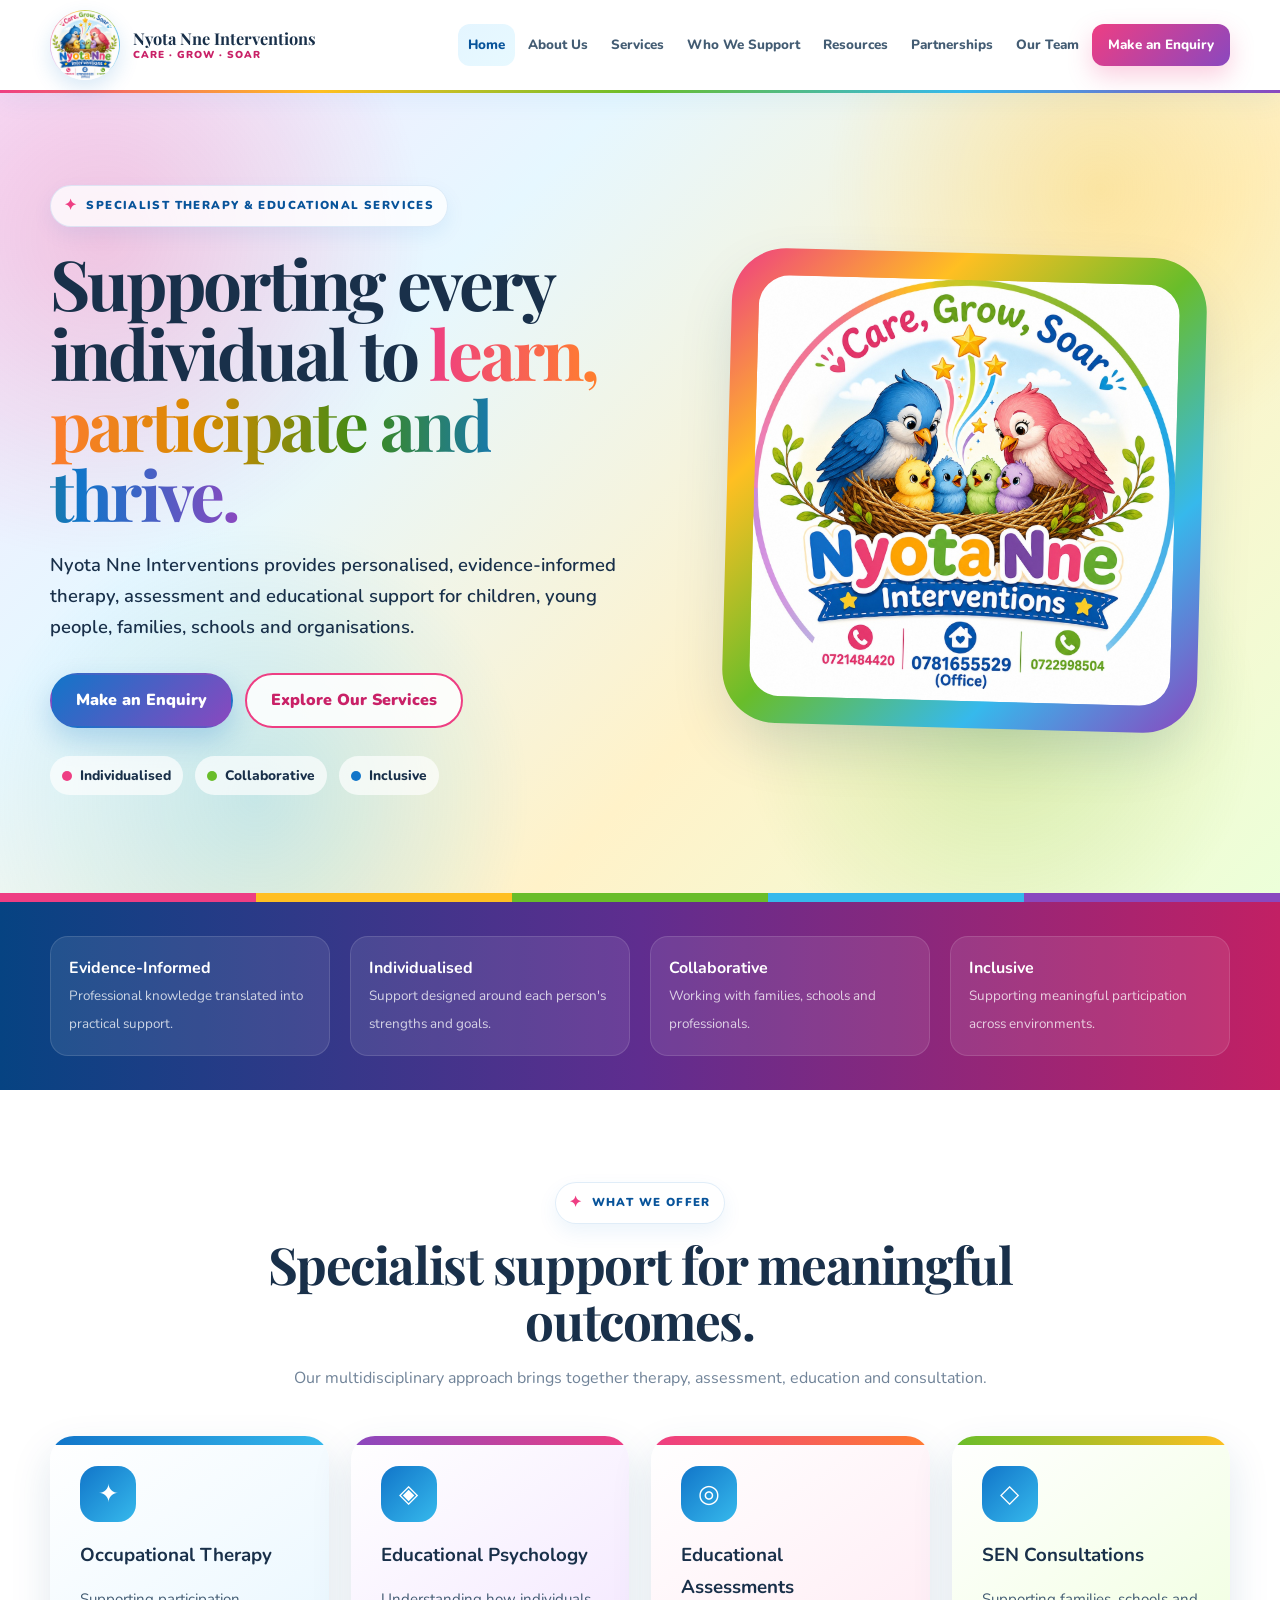
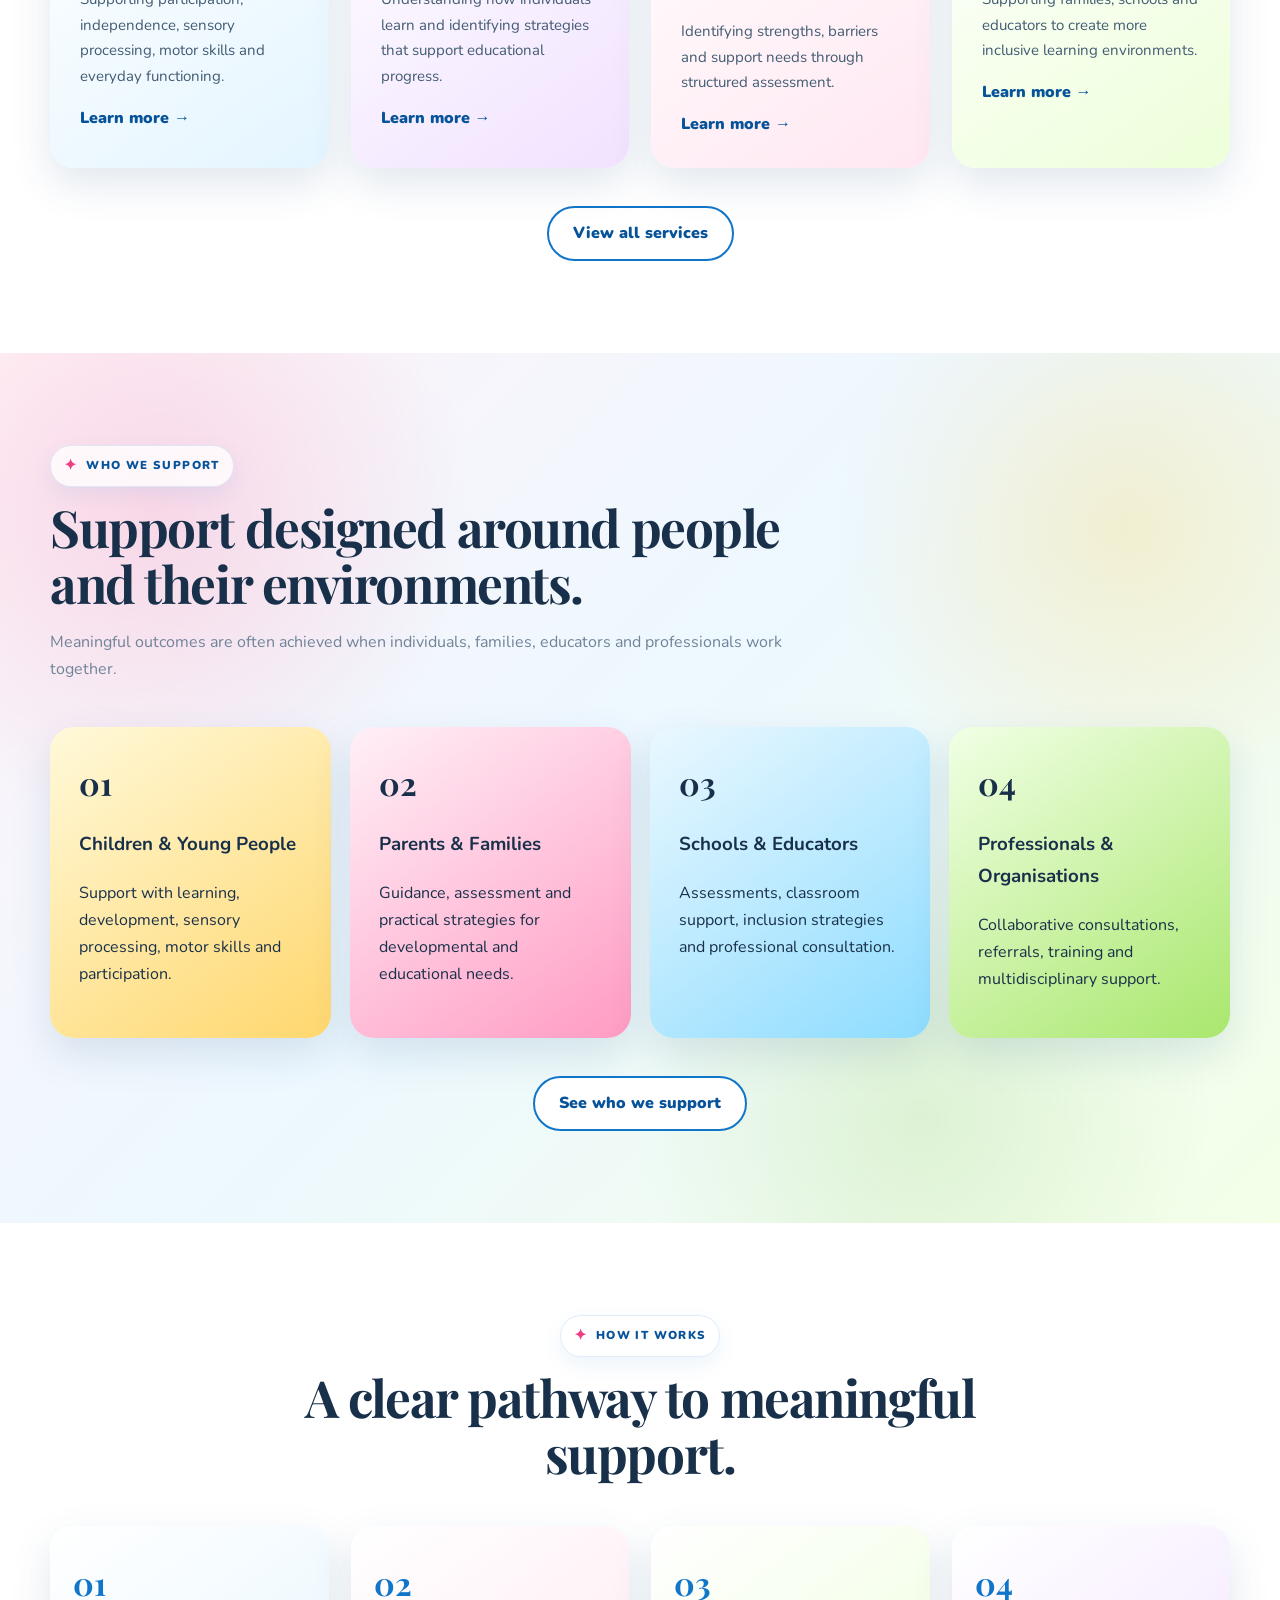
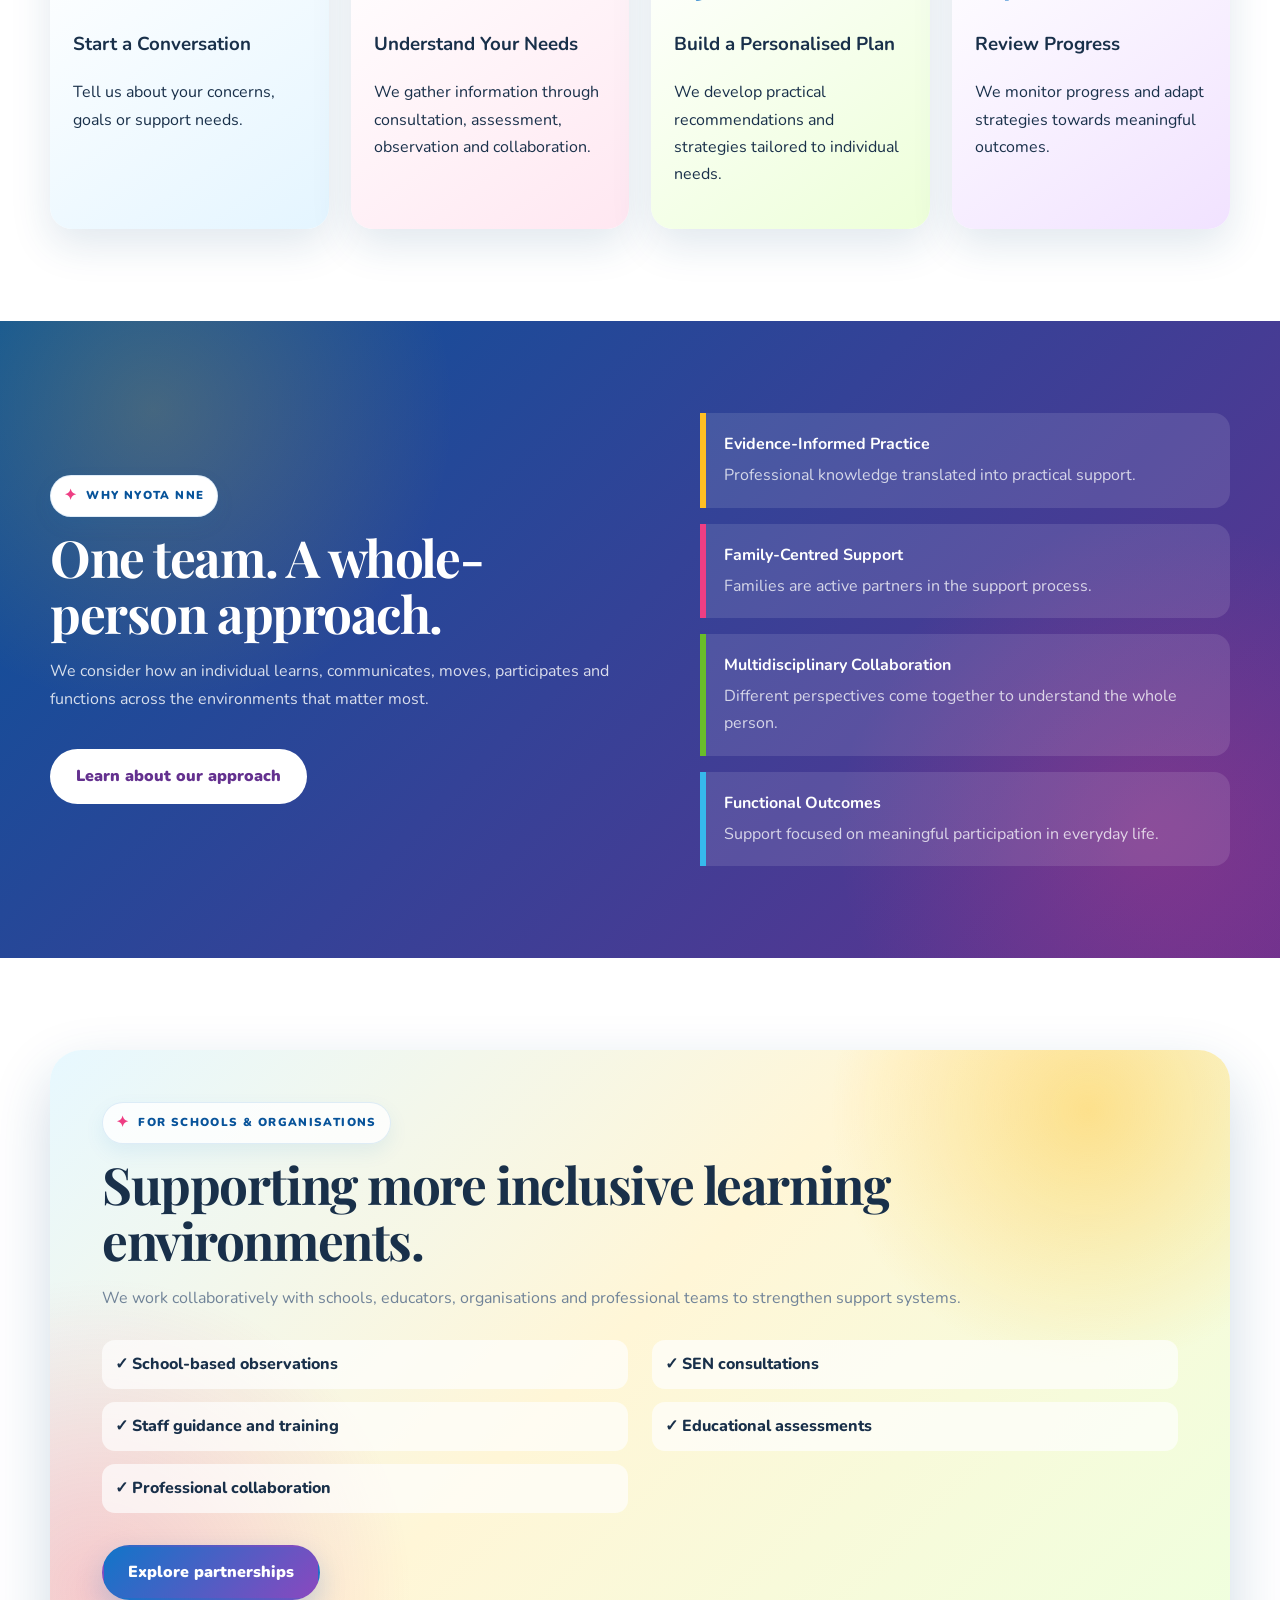
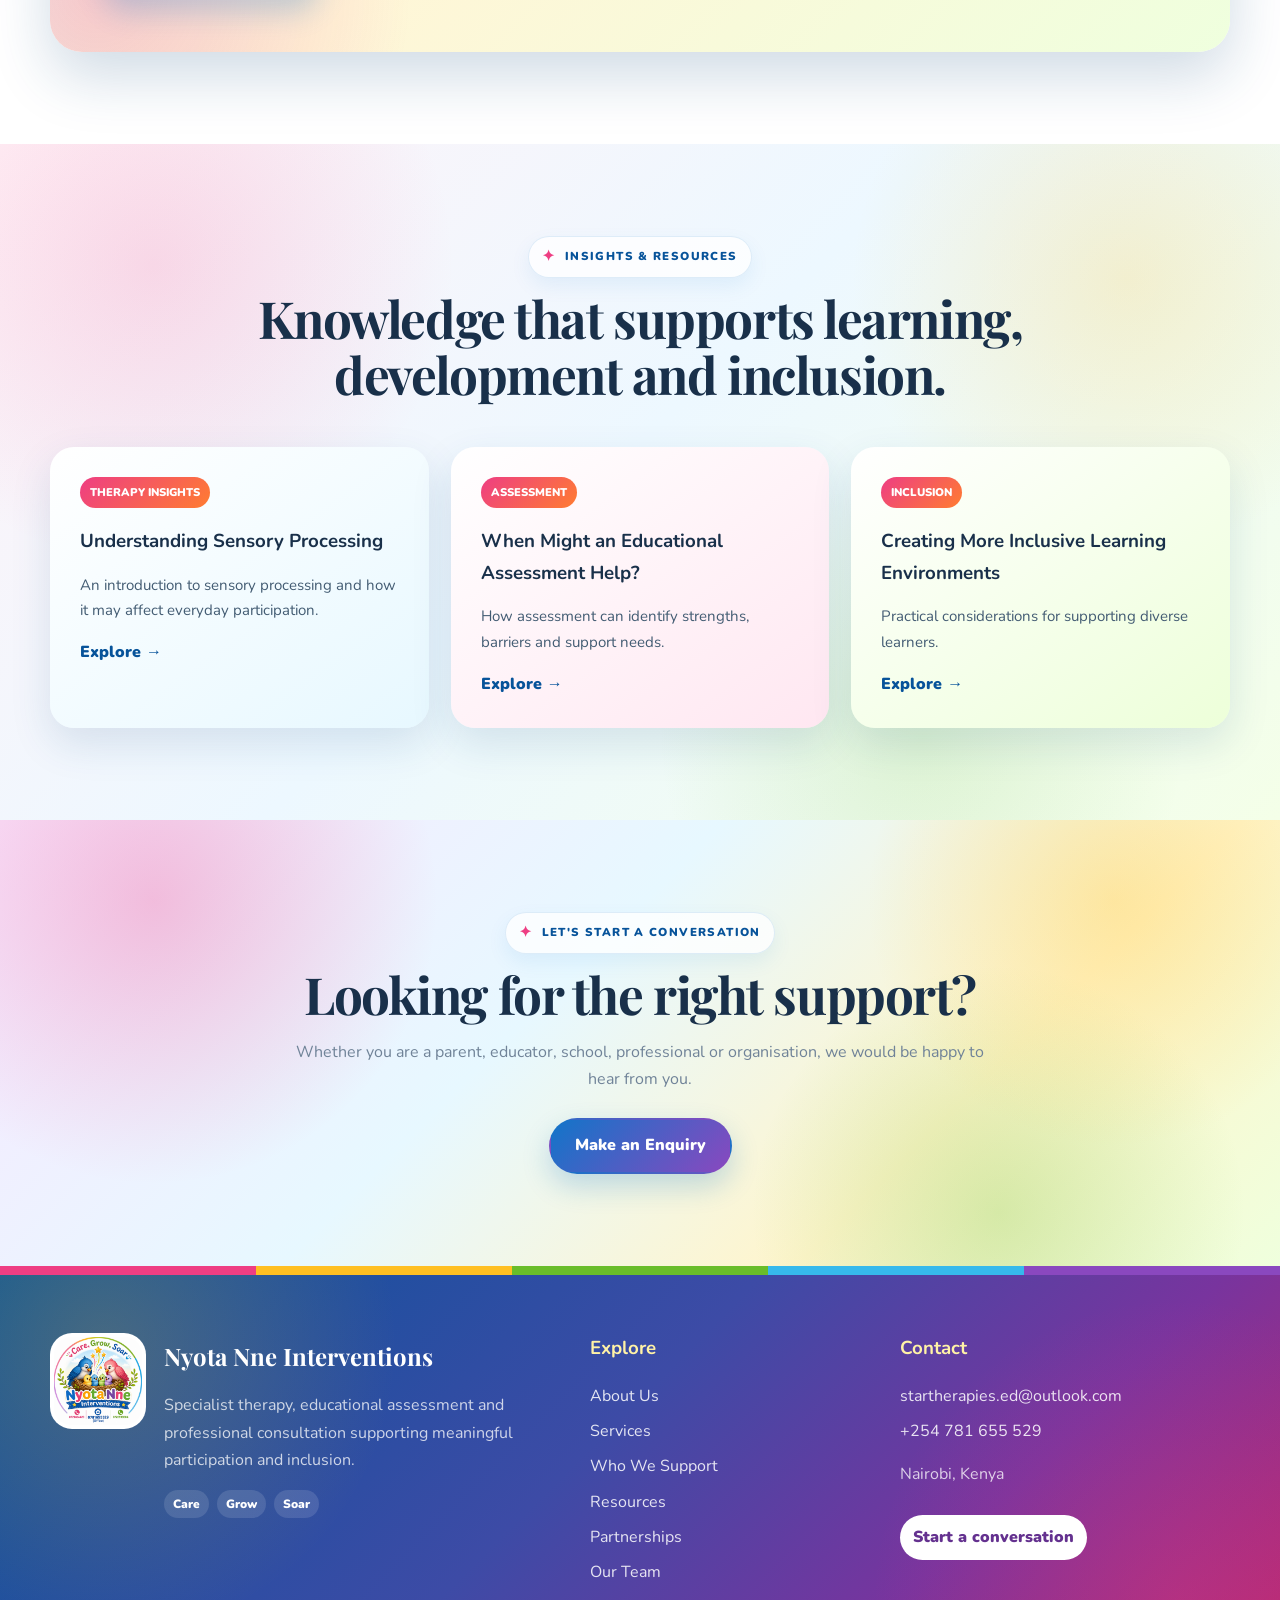
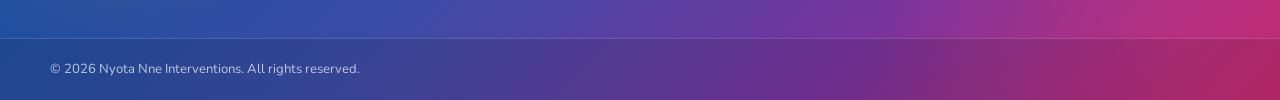
<file: index.html>
<!DOCTYPE html>
<html lang="en"><head><meta charset="UTF-8"><meta name="viewport" content="width=device-width, initial-scale=1.0"><meta name="description" content="Specialist therapy, educational assessment and consultation services for individuals, families, schools and organisations."><meta name="theme-color" content="#1175c9"><title>Home | Nyota Nne Interventions</title><link rel="icon" href="logo-new.jpeg" type="image/jpeg"><link rel="preconnect" href="https://fonts.googleapis.com"><link rel="preconnect" href="https://fonts.gstatic.com" crossorigin><link href="https://fonts.googleapis.com/css2?family=Nunito:wght@400;500;600;700;800;900&family=Playfair+Display:wght@600;700&display=swap" rel="stylesheet"><link rel="stylesheet" href="styles.css"></head><body><a class="skip-link" href="#main-content">Skip to main content</a>
<header class="site-header">
  <div class="container nav-container">
    <a href="index.html" class="brand" aria-label="Nyota Nne Interventions homepage">
      <img src="logo-new.jpeg" alt="Nyota Nne Interventions logo">
      <span class="brand-copy"><strong>Nyota Nne Interventions</strong><small>Care · Grow · Soar</small></span>
    </a>
    <button class="menu-toggle" type="button" aria-label="Open navigation menu" aria-expanded="false" aria-controls="main-navigation"><span></span><span></span><span></span></button>
    <nav class="nav-links" id="main-navigation" aria-label="Main navigation"><a class="active" href="index.html" aria-current="page">Home</a><a class="" href="about.html">About Us</a><a class="" href="services.html">Services</a><a class="" href="support.html">Who We Support</a><a class="" href="resources.html">Resources</a><a class="" href="partnerships.html">Partnerships</a><a class="" href="team.html">Our Team</a><a class="nav-cta " href="contact.html">Make an Enquiry</a></nav>
  </div>
</header><main id="main-content">
<section class="hero"><div class="container hero-grid"><div class="hero-content"><span class="eyebrow">Specialist Therapy &amp; Educational Services</span><h1>Supporting every individual to <span>learn, participate and thrive.</span></h1><p class="hero-lead">Nyota Nne Interventions provides personalised, evidence-informed therapy, assessment and educational support for children, young people, families, schools and organisations.</p><div class="actions"><a class="btn btn-primary" href="contact.html">Make an Enquiry</a><a class="btn btn-secondary" href="services.html">Explore Our Services</a></div><div class="hero-trust"><span><i class="dot pink"></i>Individualised</span><span><i class="dot green"></i>Collaborative</span><span><i class="dot blue"></i>Inclusive</span></div></div><div class="hero-visual"><div class="logo-frame"><img src="logo-new.jpeg" alt="Nyota Nne Interventions official logo"></div></div></div></section>
<div class="brand-bar"><span></span><span></span><span></span><span></span><span></span></div>
<section class="trust-strip"><div class="container trust-grid"><div><strong>Evidence-Informed</strong><span>Professional knowledge translated into practical support.</span></div><div><strong>Individualised</strong><span>Support designed around each person's strengths and goals.</span></div><div><strong>Collaborative</strong><span>Working with families, schools and professionals.</span></div><div><strong>Inclusive</strong><span>Supporting meaningful participation across environments.</span></div></div></section>
<section class="section"><div class="container"><div class="section-heading centered-heading"><span class="eyebrow">What We Offer</span><h2>Specialist support for meaningful outcomes.</h2><p>Our multidisciplinary approach brings together therapy, assessment, education and consultation.</p></div><div class="card-grid four"><article class="card blue-card"><div class="icon">✦</div><h3>Occupational Therapy</h3><p>Supporting participation, independence, sensory processing, motor skills and everyday functioning.</p><a href="services.html#occupational-therapy">Learn more →</a></article><article class="card purple-card"><div class="icon">◈</div><h3>Educational Psychology</h3><p>Understanding how individuals learn and identifying strategies that support educational progress.</p><a href="services.html#educational-psychology">Learn more →</a></article><article class="card pink-card"><div class="icon">◎</div><h3>Educational Assessments</h3><p>Identifying strengths, barriers and support needs through structured assessment.</p><a href="services.html#educational-assessments">Learn more →</a></article><article class="card green-card"><div class="icon">◇</div><h3>SEN Consultations</h3><p>Supporting families, schools and educators to create more inclusive learning environments.</p><a href="services.html#sen-consultations">Learn more →</a></article></div><div class="section-action"><a class="btn btn-outline" href="services.html">View all services</a></div></div></section>
<section class="section rainbow-soft"><div class="container"><div class="section-heading"><span class="eyebrow">Who We Support</span><h2>Support designed around people and their environments.</h2><p>Meaningful outcomes are often achieved when individuals, families, educators and professionals work together.</p></div><div class="audience-grid"><article class="audience-card yellow"><span>01</span><h3>Children &amp; Young People</h3><p>Support with learning, development, sensory processing, motor skills and participation.</p></article><article class="audience-card pink"><span>02</span><h3>Parents &amp; Families</h3><p>Guidance, assessment and practical strategies for developmental and educational needs.</p></article><article class="audience-card blue"><span>03</span><h3>Schools &amp; Educators</h3><p>Assessments, classroom support, inclusion strategies and professional consultation.</p></article><article class="audience-card green"><span>04</span><h3>Professionals &amp; Organisations</h3><p>Collaborative consultations, referrals, training and multidisciplinary support.</p></article></div><div class="section-action"><a class="btn btn-outline" href="support.html">See who we support</a></div></div></section>
<section class="section"><div class="container"><div class="section-heading centered-heading"><span class="eyebrow">How It Works</span><h2>A clear pathway to meaningful support.</h2></div><div class="process-grid"><div class="process-step"><span>01</span><h3>Start a Conversation</h3><p>Tell us about your concerns, goals or support needs.</p></div><div class="process-step"><span>02</span><h3>Understand Your Needs</h3><p>We gather information through consultation, assessment, observation and collaboration.</p></div><div class="process-step"><span>03</span><h3>Build a Personalised Plan</h3><p>We develop practical recommendations and strategies tailored to individual needs.</p></div><div class="process-step"><span>04</span><h3>Review Progress</h3><p>We monitor progress and adapt strategies towards meaningful outcomes.</p></div></div></div></section>
<section class="section section-dark"><div class="container split"><div><span class="eyebrow light">Why Nyota Nne</span><h2>One team. A whole-person approach.</h2><p>We consider how an individual learns, communicates, moves, participates and functions across the environments that matter most.</p><a class="btn btn-light" href="about.html">Learn about our approach</a></div><div class="value-list"><div><strong>Evidence-Informed Practice</strong><span>Professional knowledge translated into practical support.</span></div><div><strong>Family-Centred Support</strong><span>Families are active partners in the support process.</span></div><div><strong>Multidisciplinary Collaboration</strong><span>Different perspectives come together to understand the whole person.</span></div><div><strong>Functional Outcomes</strong><span>Support focused on meaningful participation in everyday life.</span></div></div></div></section>
<section class="section"><div class="container partnership-banner"><div><span class="eyebrow">For Schools &amp; Organisations</span><h2>Supporting more inclusive learning environments.</h2><p>We work collaboratively with schools, educators, organisations and professional teams to strengthen support systems.</p></div><div class="check-list"><span>✓ School-based observations</span><span>✓ SEN consultations</span><span>✓ Staff guidance and training</span><span>✓ Educational assessments</span><span>✓ Professional collaboration</span></div><a class="btn btn-primary" href="partnerships.html">Explore partnerships</a></div></section>
<section class="section rainbow-soft"><div class="container"><div class="section-heading centered-heading"><span class="eyebrow">Insights &amp; Resources</span><h2>Knowledge that supports learning, development and inclusion.</h2></div><div class="card-grid three"><article class="resource-card"><span>Therapy Insights</span><h3>Understanding Sensory Processing</h3><p>An introduction to sensory processing and how it may affect everyday participation.</p><a href="resources.html">Explore →</a></article><article class="resource-card"><span>Assessment</span><h3>When Might an Educational Assessment Help?</h3><p>How assessment can identify strengths, barriers and support needs.</p><a href="resources.html">Explore →</a></article><article class="resource-card"><span>Inclusion</span><h3>Creating More Inclusive Learning Environments</h3><p>Practical considerations for supporting diverse learners.</p><a href="resources.html">Explore →</a></article></div></div></section>
<section class="cta"><div class="container centered"><span class="eyebrow">Let's Start a Conversation</span><h2>Looking for the right support?</h2><p>Whether you are a parent, educator, school, professional or organisation, we would be happy to hear from you.</p><a class="btn btn-primary" href="contact.html">Make an Enquiry</a></div></section></main><footer class="site-footer">
  <div class="footer-ribbon" aria-hidden="true"><span></span><span></span><span></span><span></span><span></span></div>
  <div class="container footer-grid">
    <div class="footer-about"><img src="logo-new.jpeg" alt="Nyota Nne Interventions"><div><h2>Nyota Nne Interventions</h2><p>Specialist therapy, educational assessment and professional consultation supporting meaningful participation and inclusion.</p><div class="footer-motto"><span>Care</span><span>Grow</span><span>Soar</span></div></div></div>
    <div><h3>Explore</h3><a href="about.html">About Us</a><a href="services.html">Services</a><a href="support.html">Who We Support</a><a href="resources.html">Resources</a><a href="partnerships.html">Partnerships</a><a href="team.html">Our Team</a></div>
    <div><h3>Contact</h3><a href="mailto:startherapies.ed@outlook.com">startherapies.ed@outlook.com</a><a href="tel:+254781655529">+254 781 655 529</a><p>Nairobi, Kenya</p><a class="footer-button" href="contact.html">Start a conversation</a></div>
  </div>
  <div class="footer-bottom"><div class="container"><p>© 2026 Nyota Nne Interventions. All rights reserved.</p></div></div>
</footer><script>
const menuButton=document.querySelector('.menu-toggle');const navigation=document.querySelector('.nav-links');
if(menuButton&&navigation){menuButton.addEventListener('click',()=>{const open=navigation.classList.toggle('open');menuButton.classList.toggle('open',open);menuButton.setAttribute('aria-expanded',String(open));});navigation.querySelectorAll('a').forEach(link=>link.addEventListener('click',()=>{navigation.classList.remove('open');menuButton.classList.remove('open');menuButton.setAttribute('aria-expanded','false');}));}
</script></body></html>
</file>
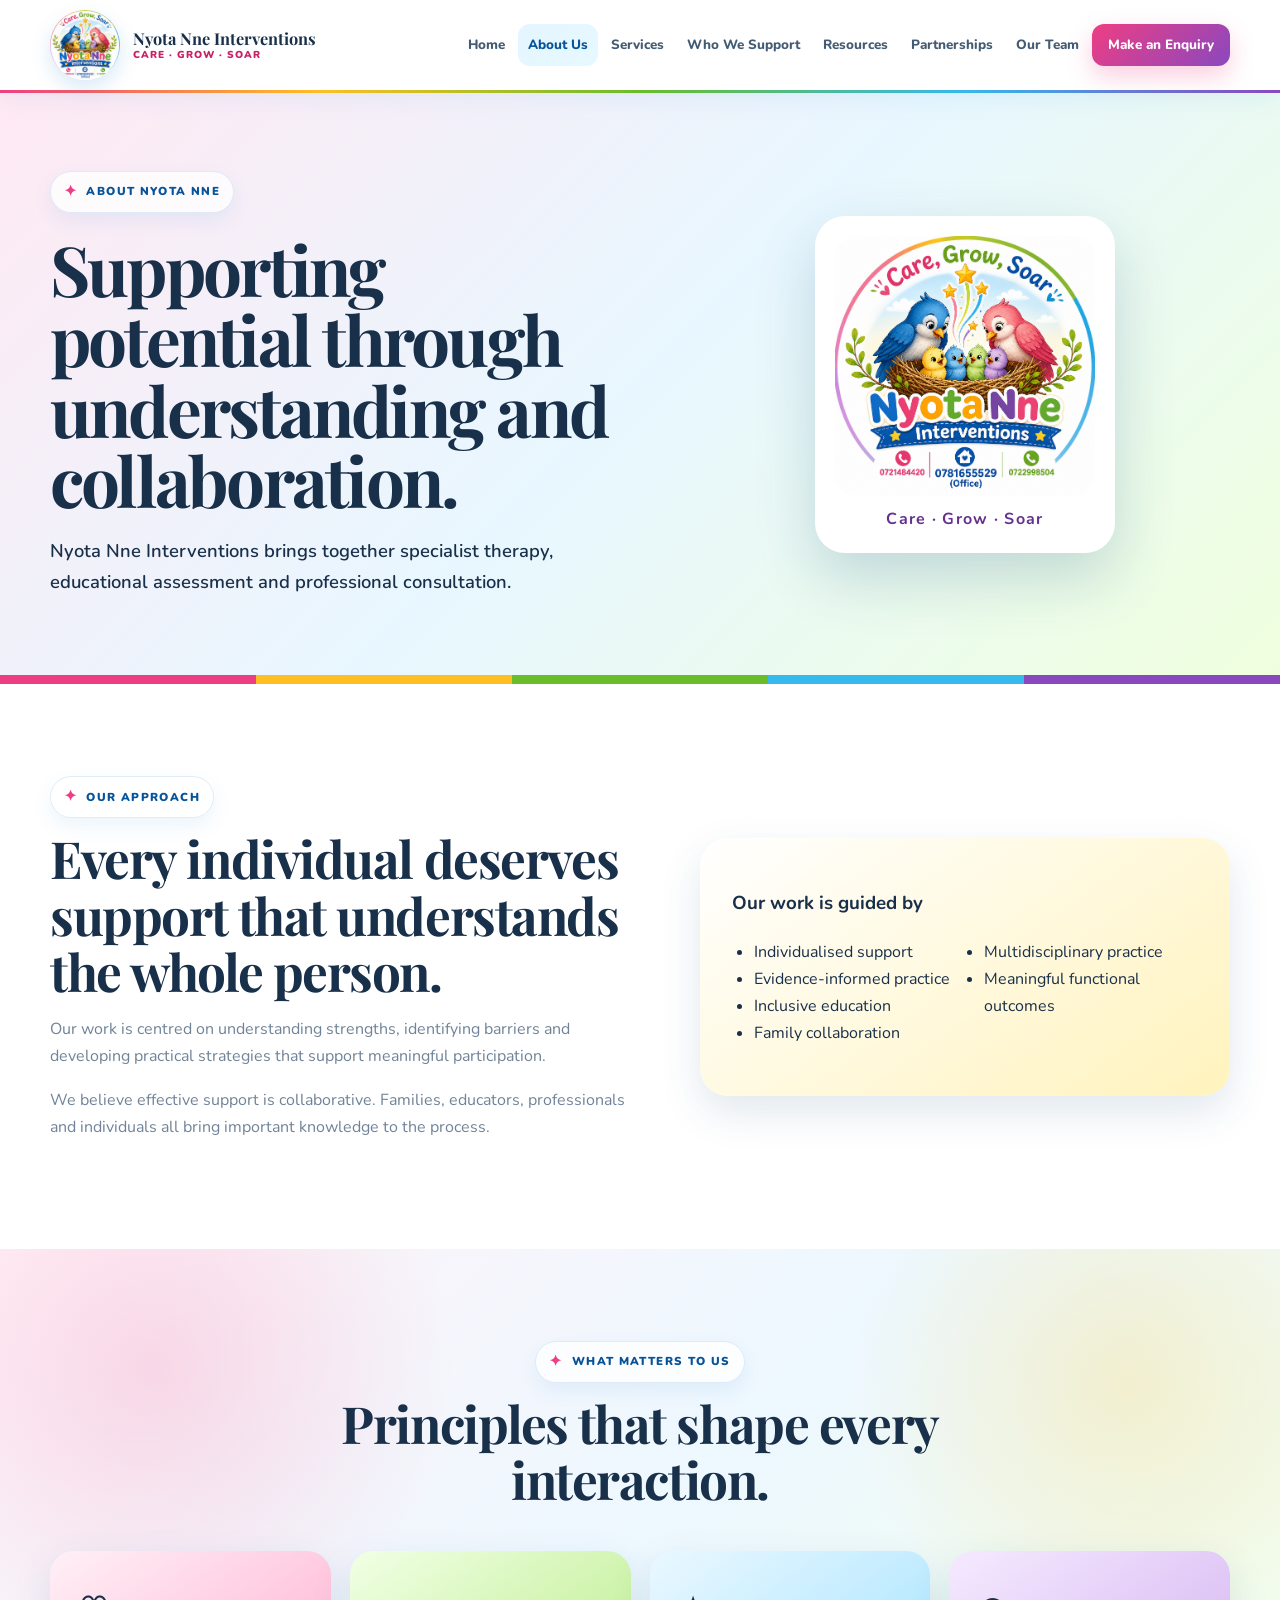
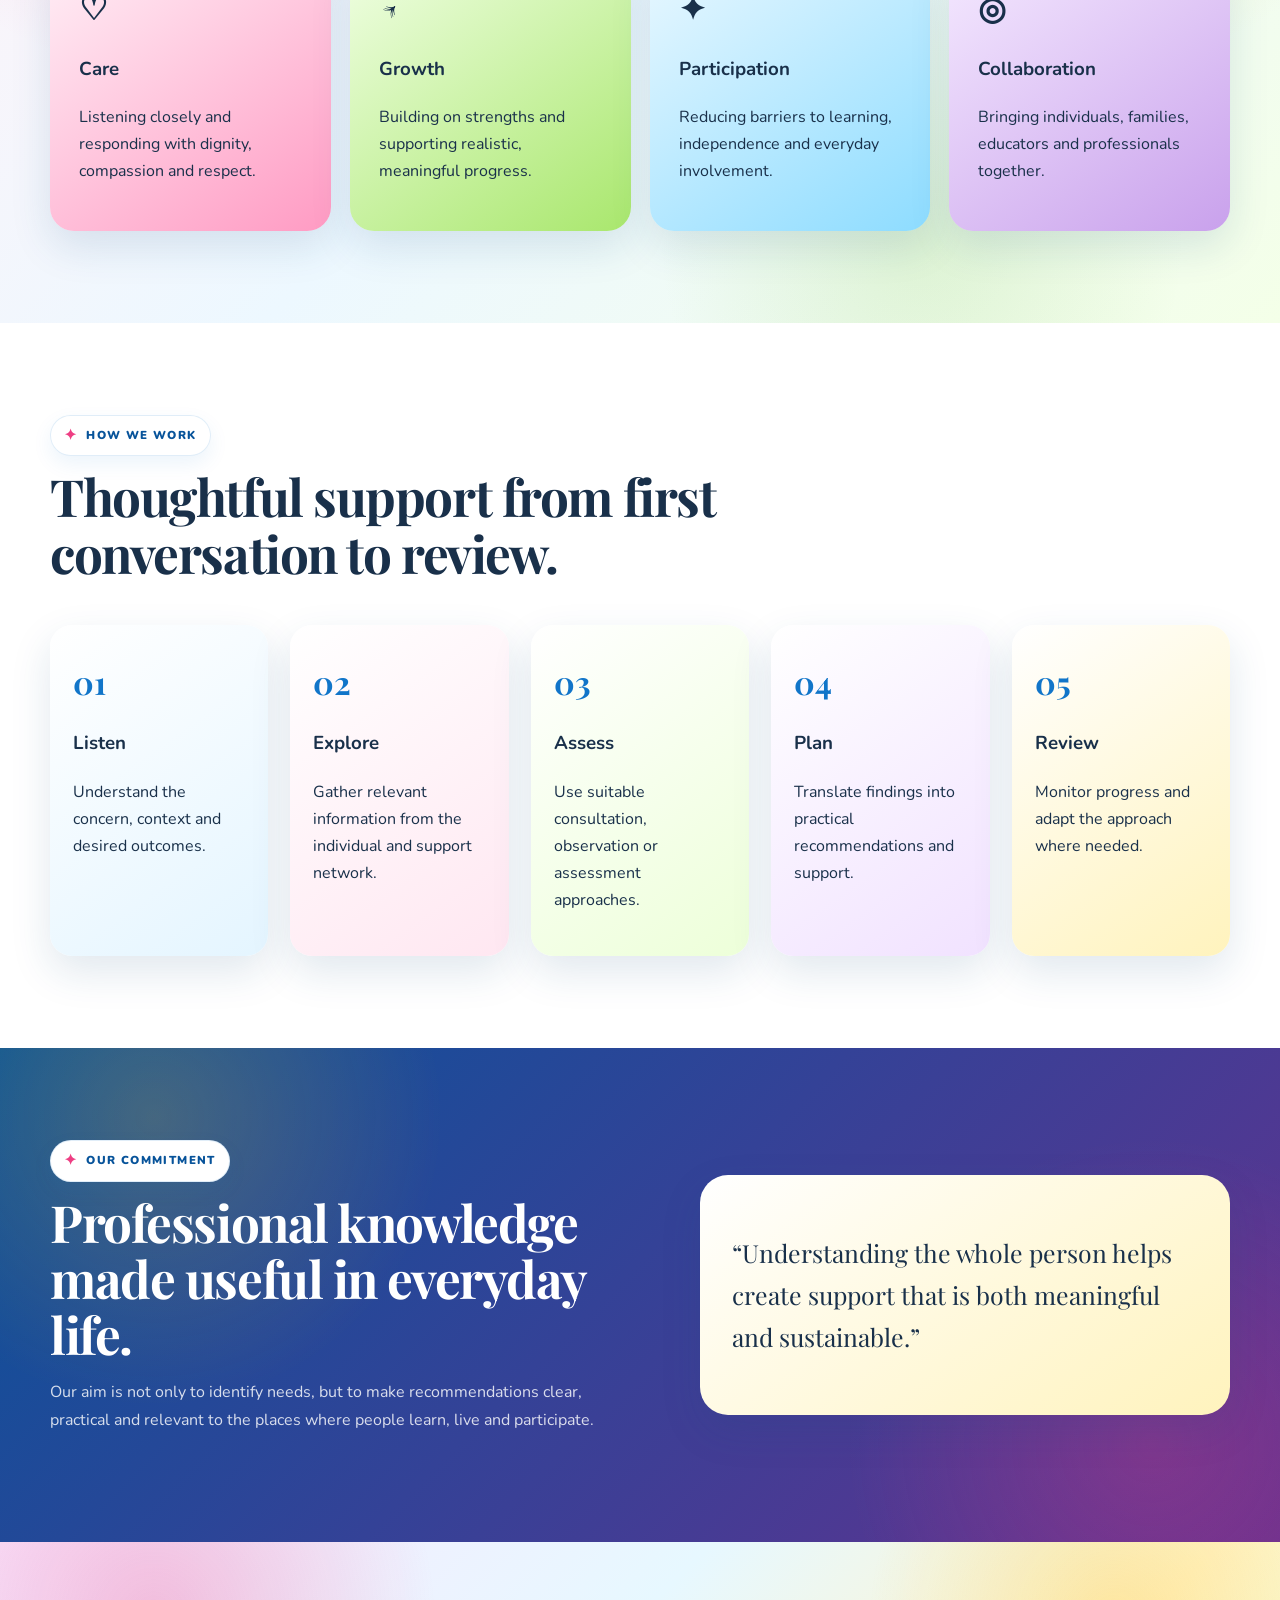
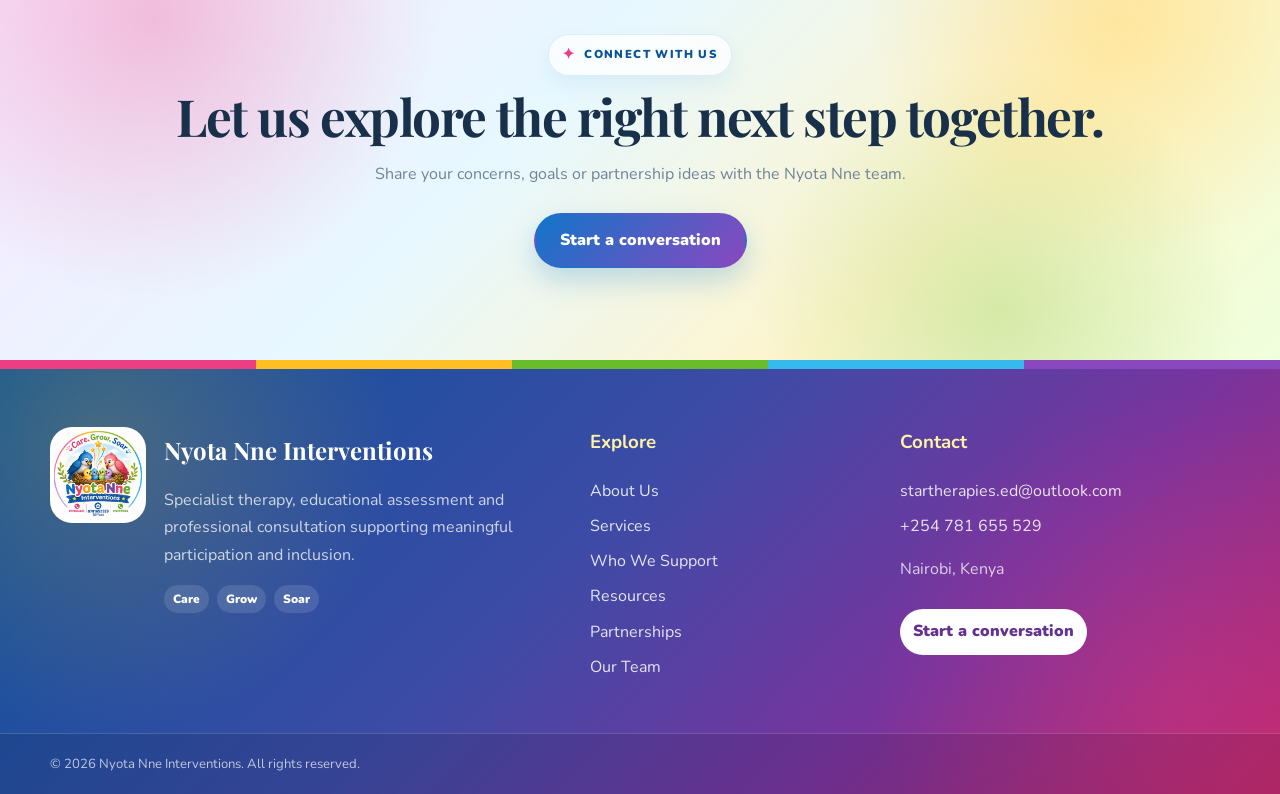
<file: about.html>
<!DOCTYPE html>
<html lang="en"><head><meta charset="UTF-8"><meta name="viewport" content="width=device-width, initial-scale=1.0"><meta name="description" content="Learn about Nyota Nne Interventions, its collaborative approach and guiding principles."><meta name="theme-color" content="#1175c9"><title>About Us | Nyota Nne Interventions</title><link rel="icon" href="logo-new.jpeg" type="image/jpeg"><link rel="preconnect" href="https://fonts.googleapis.com"><link rel="preconnect" href="https://fonts.gstatic.com" crossorigin><link href="https://fonts.googleapis.com/css2?family=Nunito:wght@400;500;600;700;800;900&family=Playfair+Display:wght@600;700&display=swap" rel="stylesheet"><link rel="stylesheet" href="styles.css"></head><body><a class="skip-link" href="#main-content">Skip to main content</a>
<header class="site-header">
  <div class="container nav-container">
    <a href="index.html" class="brand" aria-label="Nyota Nne Interventions homepage">
      <img src="logo-new.jpeg" alt="Nyota Nne Interventions logo">
      <span class="brand-copy"><strong>Nyota Nne Interventions</strong><small>Care · Grow · Soar</small></span>
    </a>
    <button class="menu-toggle" type="button" aria-label="Open navigation menu" aria-expanded="false" aria-controls="main-navigation"><span></span><span></span><span></span></button>
    <nav class="nav-links" id="main-navigation" aria-label="Main navigation"><a class="" href="index.html">Home</a><a class="active" href="about.html" aria-current="page">About Us</a><a class="" href="services.html">Services</a><a class="" href="support.html">Who We Support</a><a class="" href="resources.html">Resources</a><a class="" href="partnerships.html">Partnerships</a><a class="" href="team.html">Our Team</a><a class="nav-cta " href="contact.html">Make an Enquiry</a></nav>
  </div>
</header><main id="main-content"><section class="page-hero about-hero"><div class="container page-hero-grid"><div><span class="eyebrow">About Nyota Nne</span><h1>Supporting potential through understanding and collaboration.</h1><p>Nyota Nne Interventions brings together specialist therapy, educational assessment and professional consultation.</p></div><div class="hero-badge"><img src="logo-new.jpeg" alt="Nyota Nne Interventions logo"><strong>Care · Grow · Soar</strong></div></div></section><div class="brand-bar"><span></span><span></span><span></span><span></span><span></span></div>
<section class="section"><div class="container split"><div><span class="eyebrow">Our Approach</span><h2>Every individual deserves support that understands the whole person.</h2><p>Our work is centred on understanding strengths, identifying barriers and developing practical strategies that support meaningful participation.</p><p>We believe effective support is collaborative. Families, educators, professionals and individuals all bring important knowledge to the process.</p></div><div class="highlight-box"><h3>Our work is guided by</h3><ul><li>Individualised support</li><li>Evidence-informed practice</li><li>Inclusive education</li><li>Family collaboration</li><li>Multidisciplinary practice</li><li>Meaningful functional outcomes</li></ul></div></div></section>
<section class="section rainbow-soft"><div class="container"><div class="section-heading centered-heading"><span class="eyebrow">What Matters to Us</span><h2>Principles that shape every interaction.</h2></div><div class="value-card-grid"><article class="value-card pink"><span>♡</span><h3>Care</h3><p>Listening closely and responding with dignity, compassion and respect.</p></article><article class="value-card green"><span>↗</span><h3>Growth</h3><p>Building on strengths and supporting realistic, meaningful progress.</p></article><article class="value-card blue"><span>✦</span><h3>Participation</h3><p>Reducing barriers to learning, independence and everyday involvement.</p></article><article class="value-card purple"><span>◎</span><h3>Collaboration</h3><p>Bringing individuals, families, educators and professionals together.</p></article></div></div></section>
<section class="section"><div class="container"><div class="section-heading"><span class="eyebrow">How We Work</span><h2>Thoughtful support from first conversation to review.</h2></div><div class="process-grid five"><div class="process-step"><span>01</span><h3>Listen</h3><p>Understand the concern, context and desired outcomes.</p></div><div class="process-step"><span>02</span><h3>Explore</h3><p>Gather relevant information from the individual and support network.</p></div><div class="process-step"><span>03</span><h3>Assess</h3><p>Use suitable consultation, observation or assessment approaches.</p></div><div class="process-step"><span>04</span><h3>Plan</h3><p>Translate findings into practical recommendations and support.</p></div><div class="process-step"><span>05</span><h3>Review</h3><p>Monitor progress and adapt the approach where needed.</p></div></div></div></section>
<section class="section section-dark"><div class="container split"><div><span class="eyebrow light">Our Commitment</span><h2>Professional knowledge made useful in everyday life.</h2><p>Our aim is not only to identify needs, but to make recommendations clear, practical and relevant to the places where people learn, live and participate.</p></div><div class="quote-panel"><p>“Understanding the whole person helps create support that is both meaningful and sustainable.”</p></div></div></section><section class="cta"><div class="container centered"><span class="eyebrow">Connect With Us</span><h2>Let us explore the right next step together.</h2><p>Share your concerns, goals or partnership ideas with the Nyota Nne team.</p><a class="btn btn-primary" href="contact.html">Start a conversation</a></div></section></main><footer class="site-footer">
  <div class="footer-ribbon" aria-hidden="true"><span></span><span></span><span></span><span></span><span></span></div>
  <div class="container footer-grid">
    <div class="footer-about"><img src="logo-new.jpeg" alt="Nyota Nne Interventions"><div><h2>Nyota Nne Interventions</h2><p>Specialist therapy, educational assessment and professional consultation supporting meaningful participation and inclusion.</p><div class="footer-motto"><span>Care</span><span>Grow</span><span>Soar</span></div></div></div>
    <div><h3>Explore</h3><a href="about.html">About Us</a><a href="services.html">Services</a><a href="support.html">Who We Support</a><a href="resources.html">Resources</a><a href="partnerships.html">Partnerships</a><a href="team.html">Our Team</a></div>
    <div><h3>Contact</h3><a href="mailto:startherapies.ed@outlook.com">startherapies.ed@outlook.com</a><a href="tel:+254781655529">+254 781 655 529</a><p>Nairobi, Kenya</p><a class="footer-button" href="contact.html">Start a conversation</a></div>
  </div>
  <div class="footer-bottom"><div class="container"><p>© 2026 Nyota Nne Interventions. All rights reserved.</p></div></div>
</footer><script>
const menuButton=document.querySelector('.menu-toggle');const navigation=document.querySelector('.nav-links');
if(menuButton&&navigation){menuButton.addEventListener('click',()=>{const open=navigation.classList.toggle('open');menuButton.classList.toggle('open',open);menuButton.setAttribute('aria-expanded',String(open));});navigation.querySelectorAll('a').forEach(link=>link.addEventListener('click',()=>{navigation.classList.remove('open');menuButton.classList.remove('open');menuButton.setAttribute('aria-expanded','false');}));}
</script></body></html>
</file>
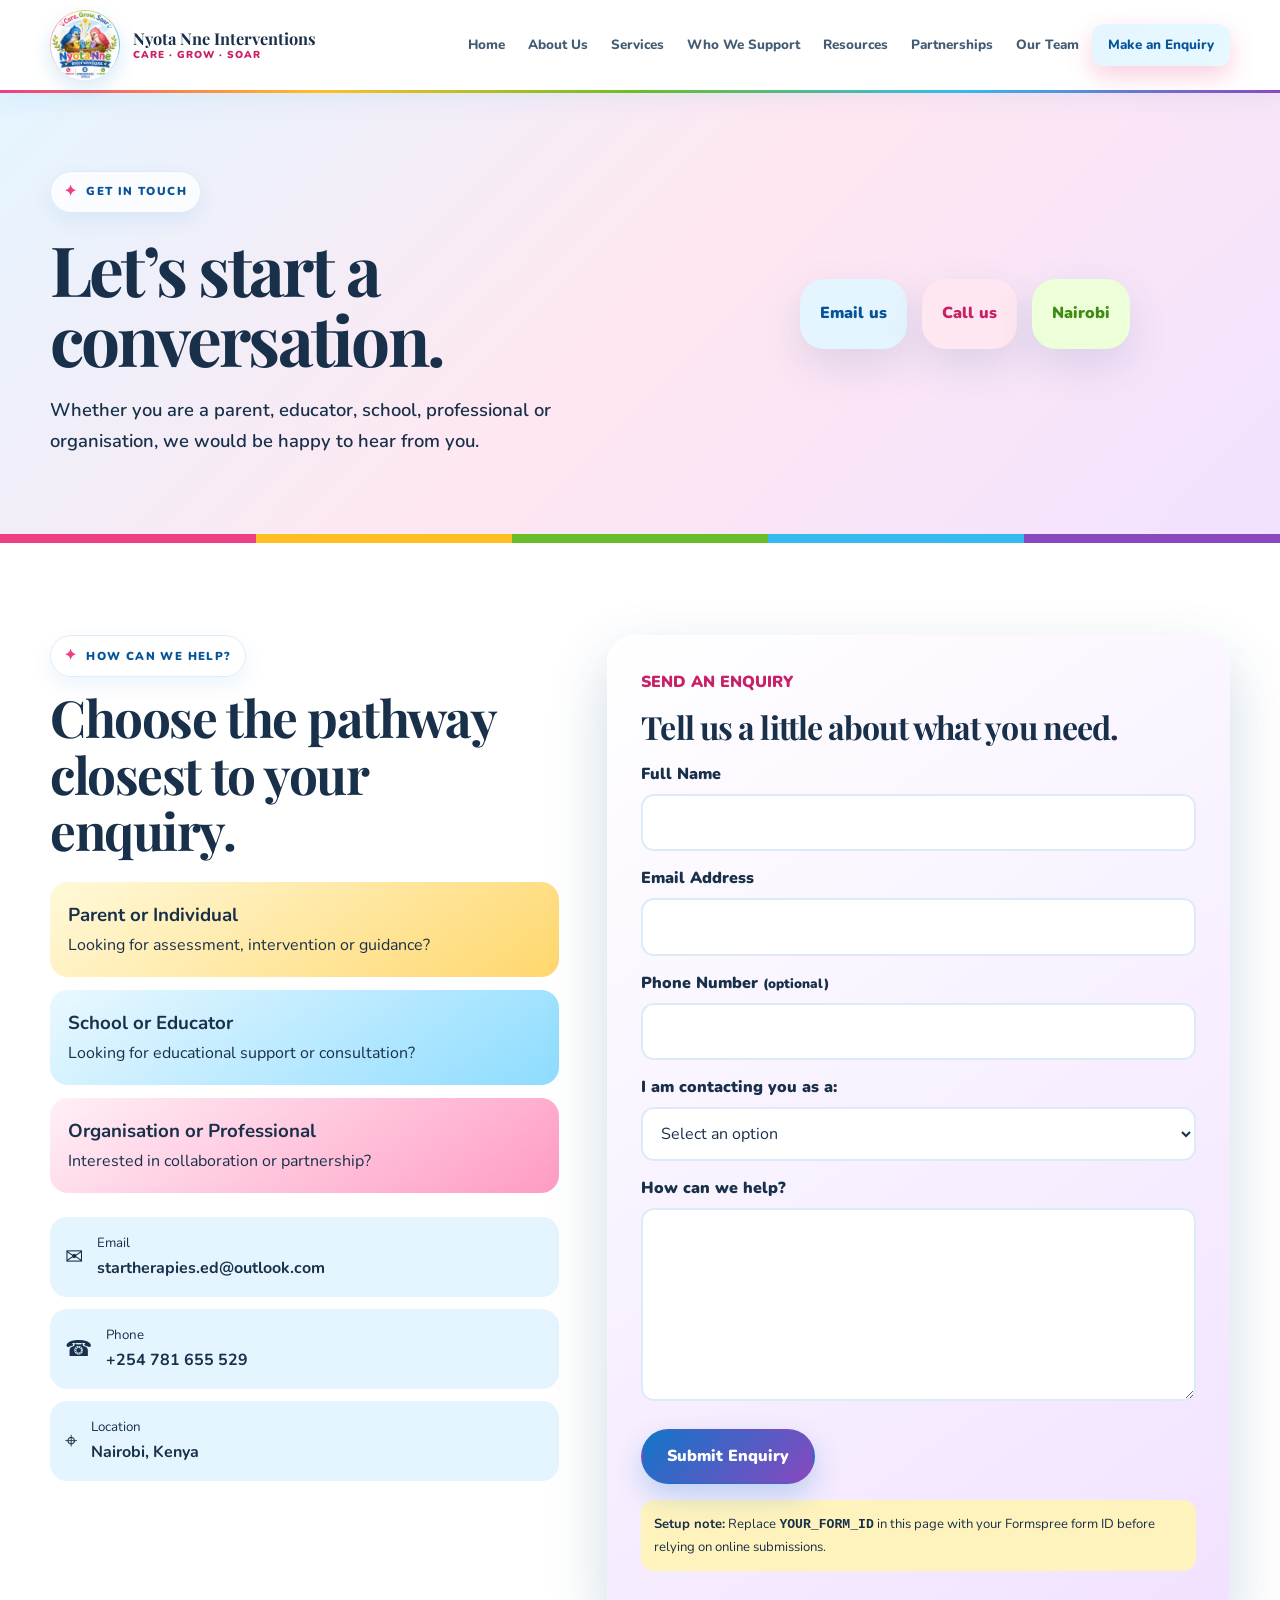
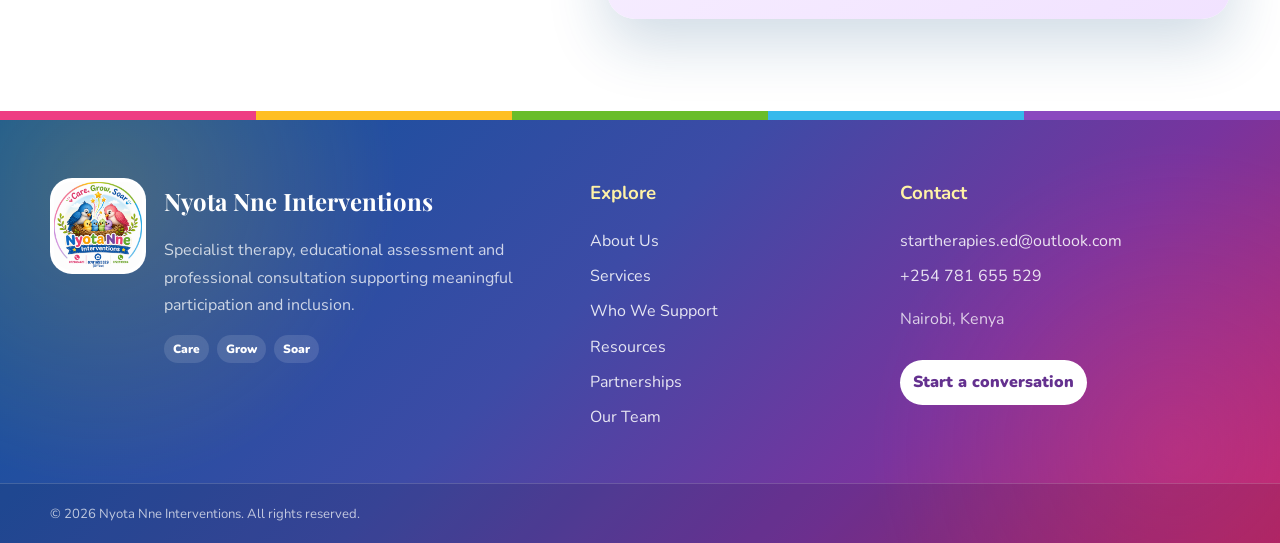
<file: contact.html>
<!DOCTYPE html>
<html lang="en"><head><meta charset="UTF-8"><meta name="viewport" content="width=device-width, initial-scale=1.0"><meta name="description" content="Contact Nyota Nne Interventions in Nairobi for support, consultation or partnership enquiries."><meta name="theme-color" content="#1175c9"><title>Contact | Nyota Nne Interventions</title><link rel="icon" href="logo-new.jpeg" type="image/jpeg"><link rel="preconnect" href="https://fonts.googleapis.com"><link rel="preconnect" href="https://fonts.gstatic.com" crossorigin><link href="https://fonts.googleapis.com/css2?family=Nunito:wght@400;500;600;700;800;900&family=Playfair+Display:wght@600;700&display=swap" rel="stylesheet"><link rel="stylesheet" href="styles.css"></head><body><a class="skip-link" href="#main-content">Skip to main content</a>
<header class="site-header">
  <div class="container nav-container">
    <a href="index.html" class="brand" aria-label="Nyota Nne Interventions homepage">
      <img src="logo-new.jpeg" alt="Nyota Nne Interventions logo">
      <span class="brand-copy"><strong>Nyota Nne Interventions</strong><small>Care · Grow · Soar</small></span>
    </a>
    <button class="menu-toggle" type="button" aria-label="Open navigation menu" aria-expanded="false" aria-controls="main-navigation"><span></span><span></span><span></span></button>
    <nav class="nav-links" id="main-navigation" aria-label="Main navigation"><a class="" href="index.html">Home</a><a class="" href="about.html">About Us</a><a class="" href="services.html">Services</a><a class="" href="support.html">Who We Support</a><a class="" href="resources.html">Resources</a><a class="" href="partnerships.html">Partnerships</a><a class="" href="team.html">Our Team</a><a class="nav-cta active" href="contact.html">Make an Enquiry</a></nav>
  </div>
</header><main id="main-content"><section class="page-hero contact-hero"><div class="container page-hero-grid"><div><span class="eyebrow">Get in Touch</span><h1>Let’s start a conversation.</h1><p>Whether you are a parent, educator, school, professional or organisation, we would be happy to hear from you.</p></div><div class="contact-bubbles"><a href="mailto:startherapies.ed@outlook.com">Email us</a><a href="tel:+254781655529">Call us</a><span>Nairobi</span></div></div></section><div class="brand-bar"><span></span><span></span><span></span><span></span><span></span></div>
<section class="section"><div class="container contact-grid"><div><span class="eyebrow">How Can We Help?</span><h2>Choose the pathway closest to your enquiry.</h2><div class="contact-pathways"><div class="yellow"><h3>Parent or Individual</h3><p>Looking for assessment, intervention or guidance?</p></div><div class="blue"><h3>School or Educator</h3><p>Looking for educational support or consultation?</p></div><div class="pink"><h3>Organisation or Professional</h3><p>Interested in collaboration or partnership?</p></div></div><div class="contact-details"><a href="mailto:startherapies.ed@outlook.com"><span>✉</span><div><small>Email</small><strong>startherapies.ed@outlook.com</strong></div></a><a href="tel:+254781655529"><span>☎</span><div><small>Phone</small><strong>+254 781 655 529</strong></div></a><div><span>⌖</span><div><small>Location</small><strong>Nairobi, Kenya</strong></div></div></div></div>
<form class="contact-form" action="https://formspree.io/f/YOUR_FORM_ID" method="POST"><div class="form-heading"><span>Send an enquiry</span><h2>Tell us a little about what you need.</h2></div><label for="name">Full Name</label><input id="name" name="name" type="text" autocomplete="name" required><label for="email">Email Address</label><input id="email" name="email" type="email" autocomplete="email" required><label for="phone">Phone Number <small>(optional)</small></label><input id="phone" name="phone" type="tel" autocomplete="tel"><label for="enquiry">I am contacting you as a:</label><select id="enquiry" name="enquiry_type" required><option value="">Select an option</option><option>Parent / Family</option><option>Individual</option><option>School / Educator</option><option>Professional</option><option>Organisation</option><option>Other</option></select><label for="message">How can we help?</label><textarea id="message" name="message" rows="6" required></textarea><button class="btn btn-primary" type="submit">Submit Enquiry</button><p class="form-note"><strong>Setup note:</strong> Replace <code>YOUR_FORM_ID</code> in this page with your Formspree form ID before relying on online submissions.</p></form></div></section></main><footer class="site-footer">
  <div class="footer-ribbon" aria-hidden="true"><span></span><span></span><span></span><span></span><span></span></div>
  <div class="container footer-grid">
    <div class="footer-about"><img src="logo-new.jpeg" alt="Nyota Nne Interventions"><div><h2>Nyota Nne Interventions</h2><p>Specialist therapy, educational assessment and professional consultation supporting meaningful participation and inclusion.</p><div class="footer-motto"><span>Care</span><span>Grow</span><span>Soar</span></div></div></div>
    <div><h3>Explore</h3><a href="about.html">About Us</a><a href="services.html">Services</a><a href="support.html">Who We Support</a><a href="resources.html">Resources</a><a href="partnerships.html">Partnerships</a><a href="team.html">Our Team</a></div>
    <div><h3>Contact</h3><a href="mailto:startherapies.ed@outlook.com">startherapies.ed@outlook.com</a><a href="tel:+254781655529">+254 781 655 529</a><p>Nairobi, Kenya</p><a class="footer-button" href="contact.html">Start a conversation</a></div>
  </div>
  <div class="footer-bottom"><div class="container"><p>© 2026 Nyota Nne Interventions. All rights reserved.</p></div></div>
</footer><script>
const menuButton=document.querySelector('.menu-toggle');const navigation=document.querySelector('.nav-links');
if(menuButton&&navigation){menuButton.addEventListener('click',()=>{const open=navigation.classList.toggle('open');menuButton.classList.toggle('open',open);menuButton.setAttribute('aria-expanded',String(open));});navigation.querySelectorAll('a').forEach(link=>link.addEventListener('click',()=>{navigation.classList.remove('open');menuButton.classList.remove('open');menuButton.setAttribute('aria-expanded','false');}));}
</script></body></html>
</file>
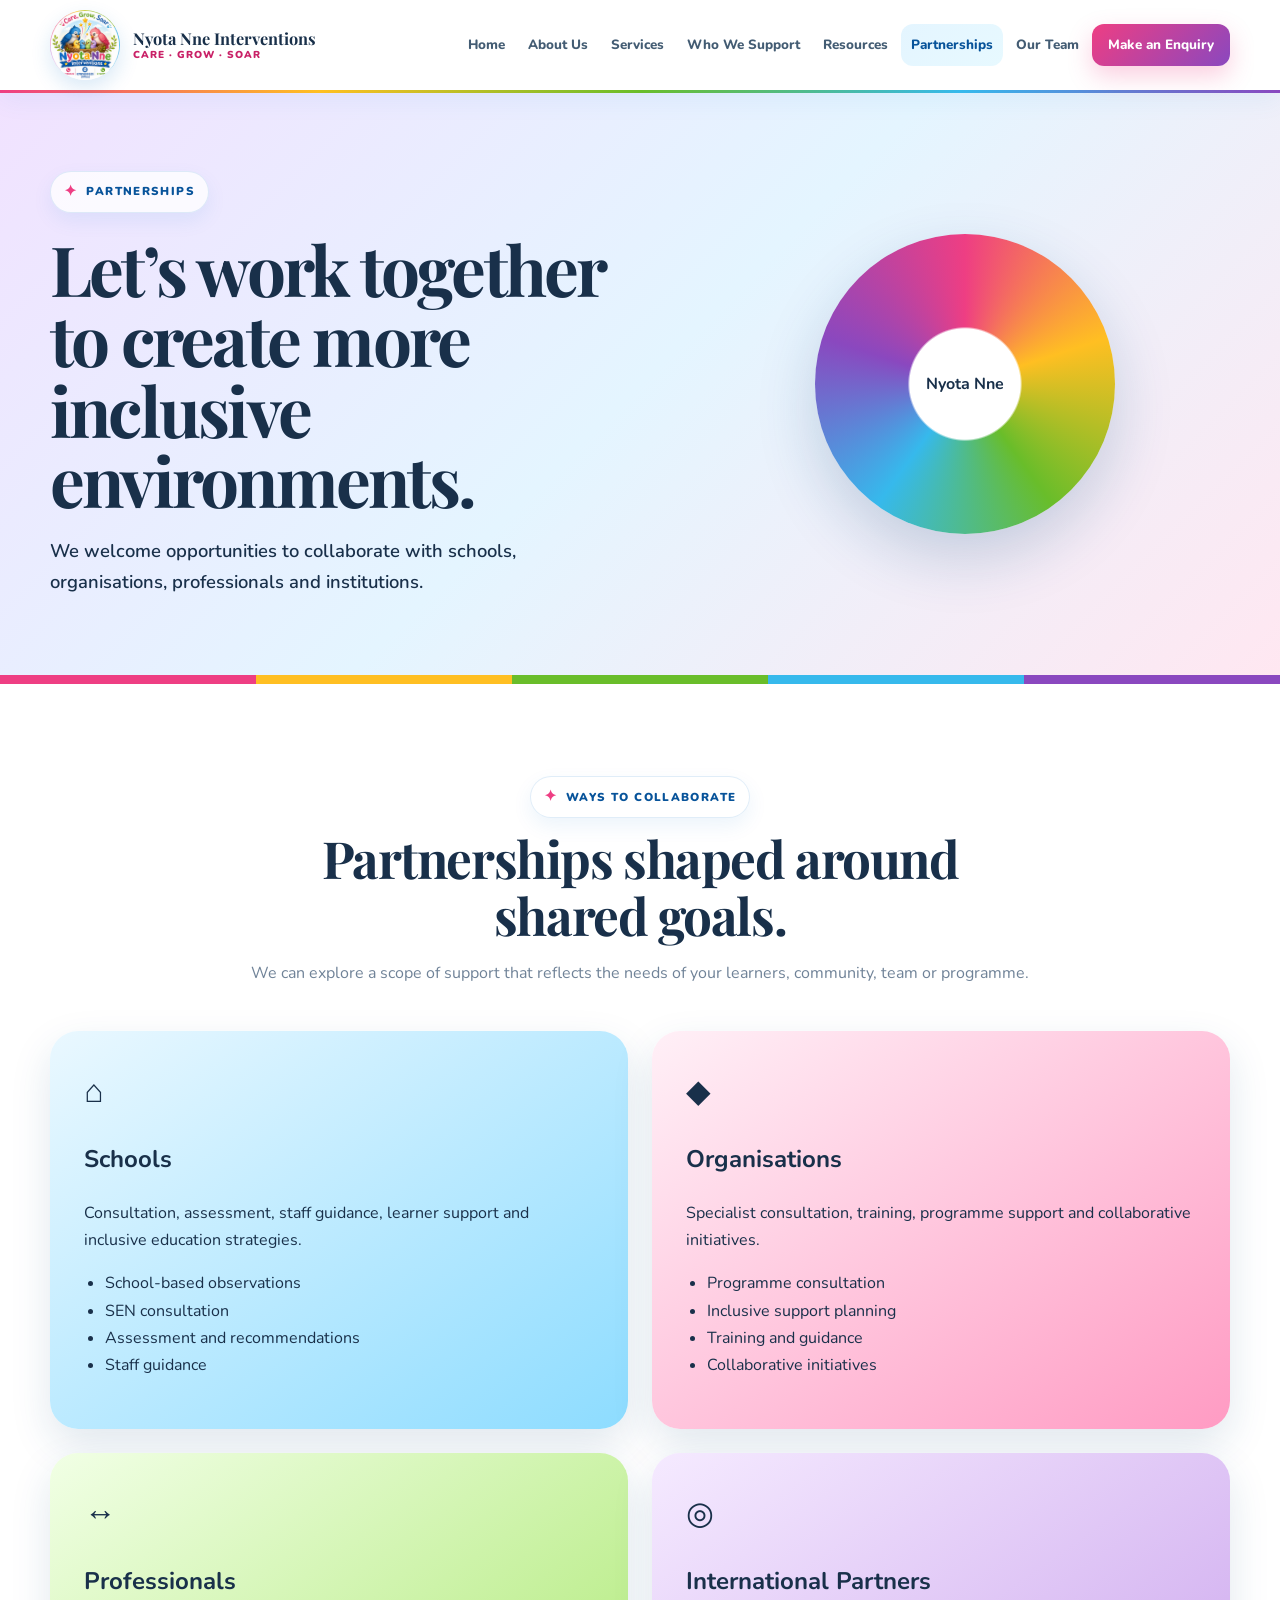
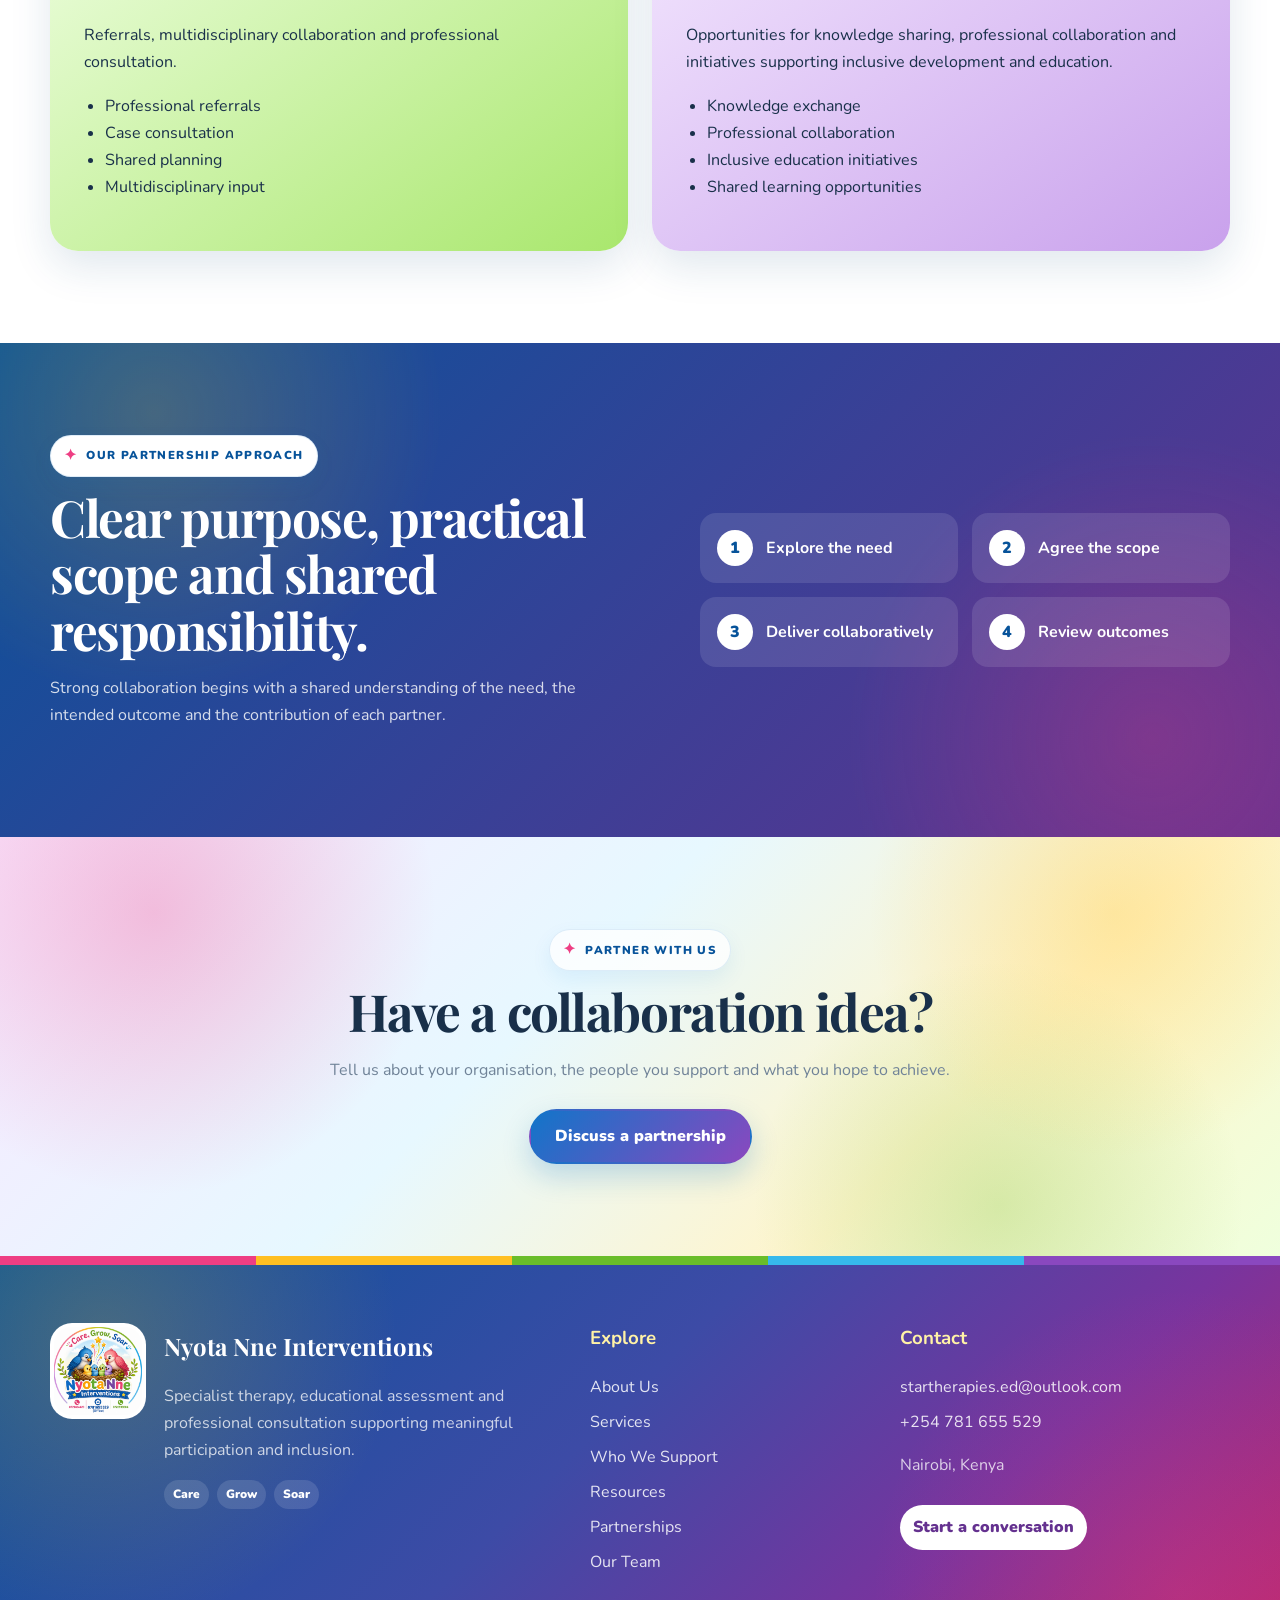
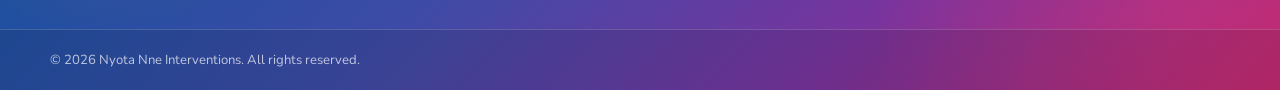
<file: partnerships.html>
<!DOCTYPE html>
<html lang="en"><head><meta charset="UTF-8"><meta name="viewport" content="width=device-width, initial-scale=1.0"><meta name="description" content="Collaboration opportunities for schools, organisations, professionals and international partners."><meta name="theme-color" content="#1175c9"><title>Partnerships | Nyota Nne Interventions</title><link rel="icon" href="logo-new.jpeg" type="image/jpeg"><link rel="preconnect" href="https://fonts.googleapis.com"><link rel="preconnect" href="https://fonts.gstatic.com" crossorigin><link href="https://fonts.googleapis.com/css2?family=Nunito:wght@400;500;600;700;800;900&family=Playfair+Display:wght@600;700&display=swap" rel="stylesheet"><link rel="stylesheet" href="styles.css"></head><body><a class="skip-link" href="#main-content">Skip to main content</a>
<header class="site-header">
  <div class="container nav-container">
    <a href="index.html" class="brand" aria-label="Nyota Nne Interventions homepage">
      <img src="logo-new.jpeg" alt="Nyota Nne Interventions logo">
      <span class="brand-copy"><strong>Nyota Nne Interventions</strong><small>Care · Grow · Soar</small></span>
    </a>
    <button class="menu-toggle" type="button" aria-label="Open navigation menu" aria-expanded="false" aria-controls="main-navigation"><span></span><span></span><span></span></button>
    <nav class="nav-links" id="main-navigation" aria-label="Main navigation"><a class="" href="index.html">Home</a><a class="" href="about.html">About Us</a><a class="" href="services.html">Services</a><a class="" href="support.html">Who We Support</a><a class="" href="resources.html">Resources</a><a class="active" href="partnerships.html" aria-current="page">Partnerships</a><a class="" href="team.html">Our Team</a><a class="nav-cta " href="contact.html">Make an Enquiry</a></nav>
  </div>
</header><main id="main-content"><section class="page-hero partnerships-hero"><div class="container page-hero-grid"><div><span class="eyebrow">Partnerships</span><h1>Let’s work together to create more inclusive environments.</h1><p>We welcome opportunities to collaborate with schools, organisations, professionals and institutions.</p></div><div class="connection-graphic"><span></span><span></span><span></span><span></span><strong>Nyota Nne</strong></div></div></section><div class="brand-bar"><span></span><span></span><span></span><span></span><span></span></div>
<section class="section"><div class="container"><div class="section-heading centered-heading"><span class="eyebrow">Ways to Collaborate</span><h2>Partnerships shaped around shared goals.</h2><p>We can explore a scope of support that reflects the needs of your learners, community, team or programme.</p></div><div class="partnership-grid"><article class="partner-card blue"><span>⌂</span><h2>Schools</h2><p>Consultation, assessment, staff guidance, learner support and inclusive education strategies.</p><ul><li>School-based observations</li><li>SEN consultation</li><li>Assessment and recommendations</li><li>Staff guidance</li></ul></article><article class="partner-card pink"><span>◆</span><h2>Organisations</h2><p>Specialist consultation, training, programme support and collaborative initiatives.</p><ul><li>Programme consultation</li><li>Inclusive support planning</li><li>Training and guidance</li><li>Collaborative initiatives</li></ul></article><article class="partner-card green"><span>↔</span><h2>Professionals</h2><p>Referrals, multidisciplinary collaboration and professional consultation.</p><ul><li>Professional referrals</li><li>Case consultation</li><li>Shared planning</li><li>Multidisciplinary input</li></ul></article><article class="partner-card purple"><span>◎</span><h2>International Partners</h2><p>Opportunities for knowledge sharing, professional collaboration and initiatives supporting inclusive development and education.</p><ul><li>Knowledge exchange</li><li>Professional collaboration</li><li>Inclusive education initiatives</li><li>Shared learning opportunities</li></ul></article></div></div></section>
<section class="section section-dark"><div class="container split"><div><span class="eyebrow light">Our Partnership Approach</span><h2>Clear purpose, practical scope and shared responsibility.</h2><p>Strong collaboration begins with a shared understanding of the need, the intended outcome and the contribution of each partner.</p></div><div class="process-mini"><div><span>1</span><strong>Explore the need</strong></div><div><span>2</span><strong>Agree the scope</strong></div><div><span>3</span><strong>Deliver collaboratively</strong></div><div><span>4</span><strong>Review outcomes</strong></div></div></div></section><section class="cta"><div class="container centered"><span class="eyebrow">Partner With Us</span><h2>Have a collaboration idea?</h2><p>Tell us about your organisation, the people you support and what you hope to achieve.</p><a class="btn btn-primary" href="contact.html">Discuss a partnership</a></div></section></main><footer class="site-footer">
  <div class="footer-ribbon" aria-hidden="true"><span></span><span></span><span></span><span></span><span></span></div>
  <div class="container footer-grid">
    <div class="footer-about"><img src="logo-new.jpeg" alt="Nyota Nne Interventions"><div><h2>Nyota Nne Interventions</h2><p>Specialist therapy, educational assessment and professional consultation supporting meaningful participation and inclusion.</p><div class="footer-motto"><span>Care</span><span>Grow</span><span>Soar</span></div></div></div>
    <div><h3>Explore</h3><a href="about.html">About Us</a><a href="services.html">Services</a><a href="support.html">Who We Support</a><a href="resources.html">Resources</a><a href="partnerships.html">Partnerships</a><a href="team.html">Our Team</a></div>
    <div><h3>Contact</h3><a href="mailto:startherapies.ed@outlook.com">startherapies.ed@outlook.com</a><a href="tel:+254781655529">+254 781 655 529</a><p>Nairobi, Kenya</p><a class="footer-button" href="contact.html">Start a conversation</a></div>
  </div>
  <div class="footer-bottom"><div class="container"><p>© 2026 Nyota Nne Interventions. All rights reserved.</p></div></div>
</footer><script>
const menuButton=document.querySelector('.menu-toggle');const navigation=document.querySelector('.nav-links');
if(menuButton&&navigation){menuButton.addEventListener('click',()=>{const open=navigation.classList.toggle('open');menuButton.classList.toggle('open',open);menuButton.setAttribute('aria-expanded',String(open));});navigation.querySelectorAll('a').forEach(link=>link.addEventListener('click',()=>{navigation.classList.remove('open');menuButton.classList.remove('open');menuButton.setAttribute('aria-expanded','false');}));}
</script></body></html>
</file>
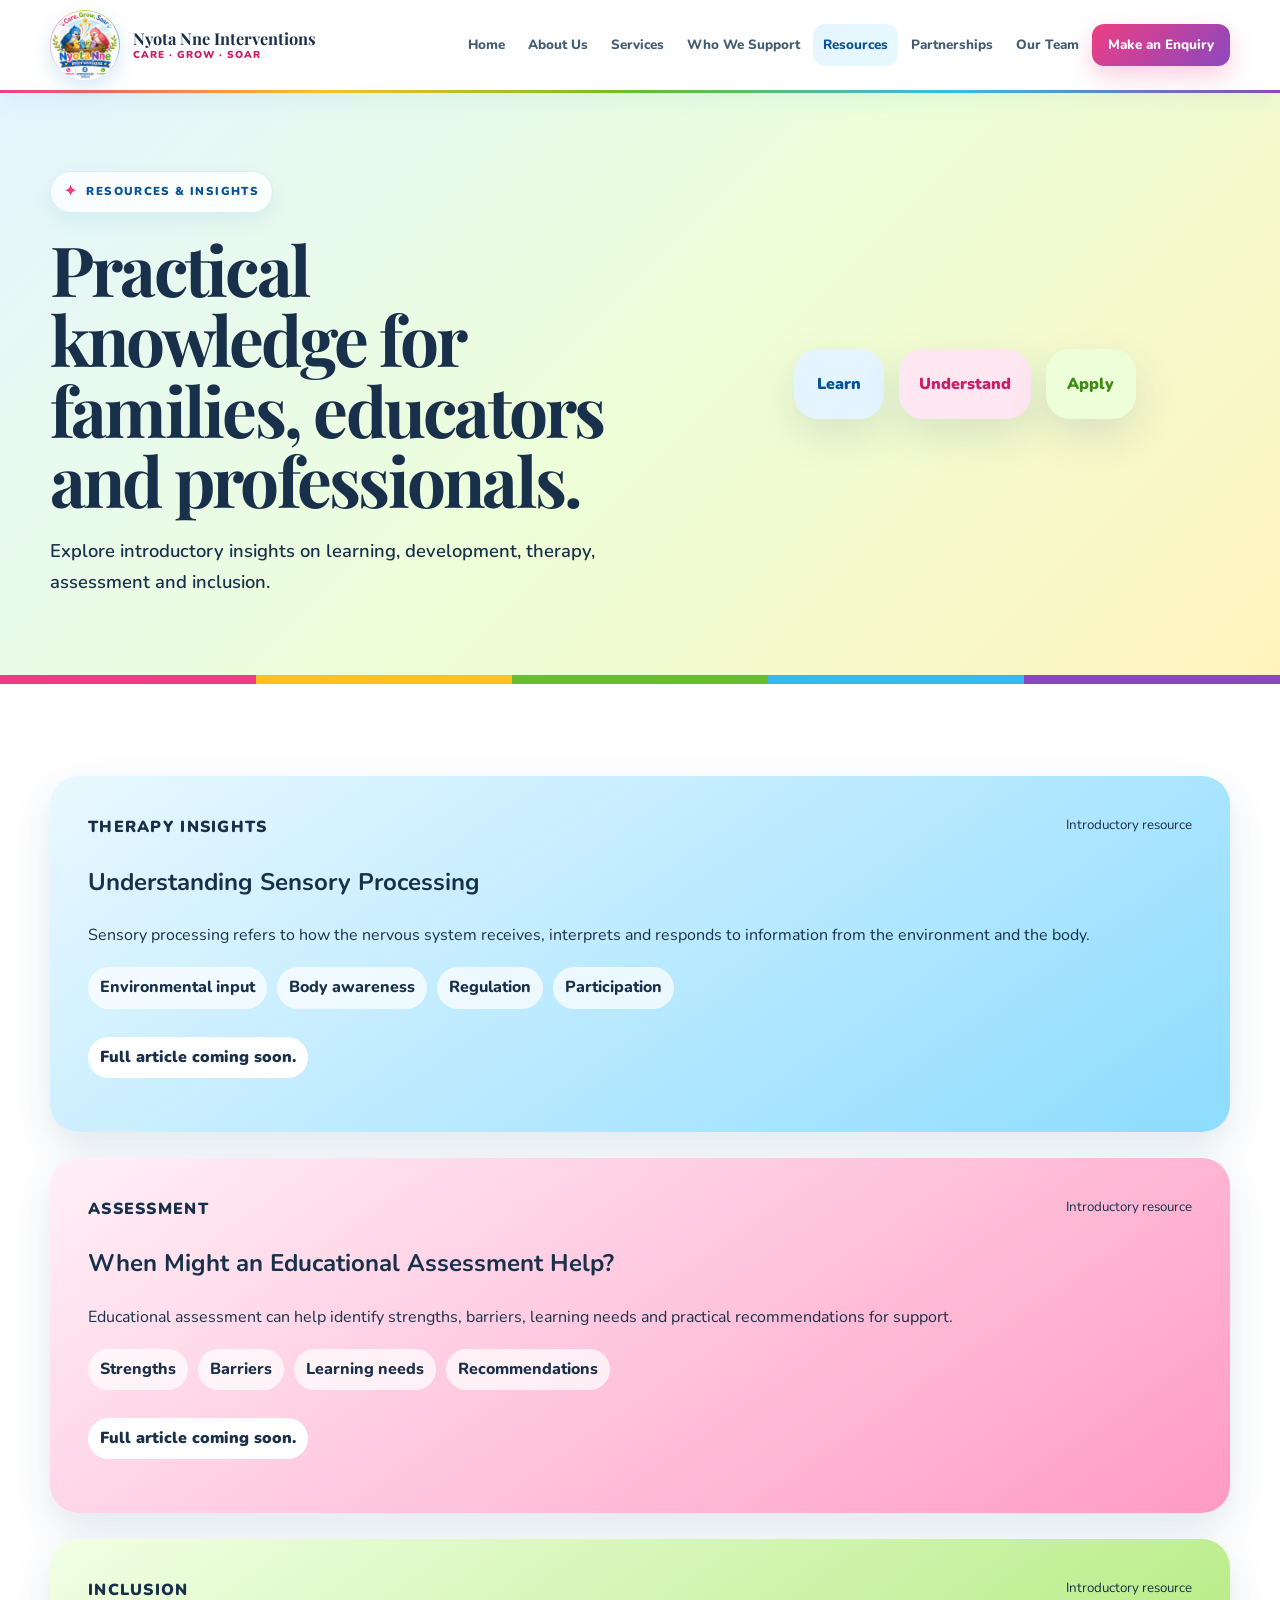
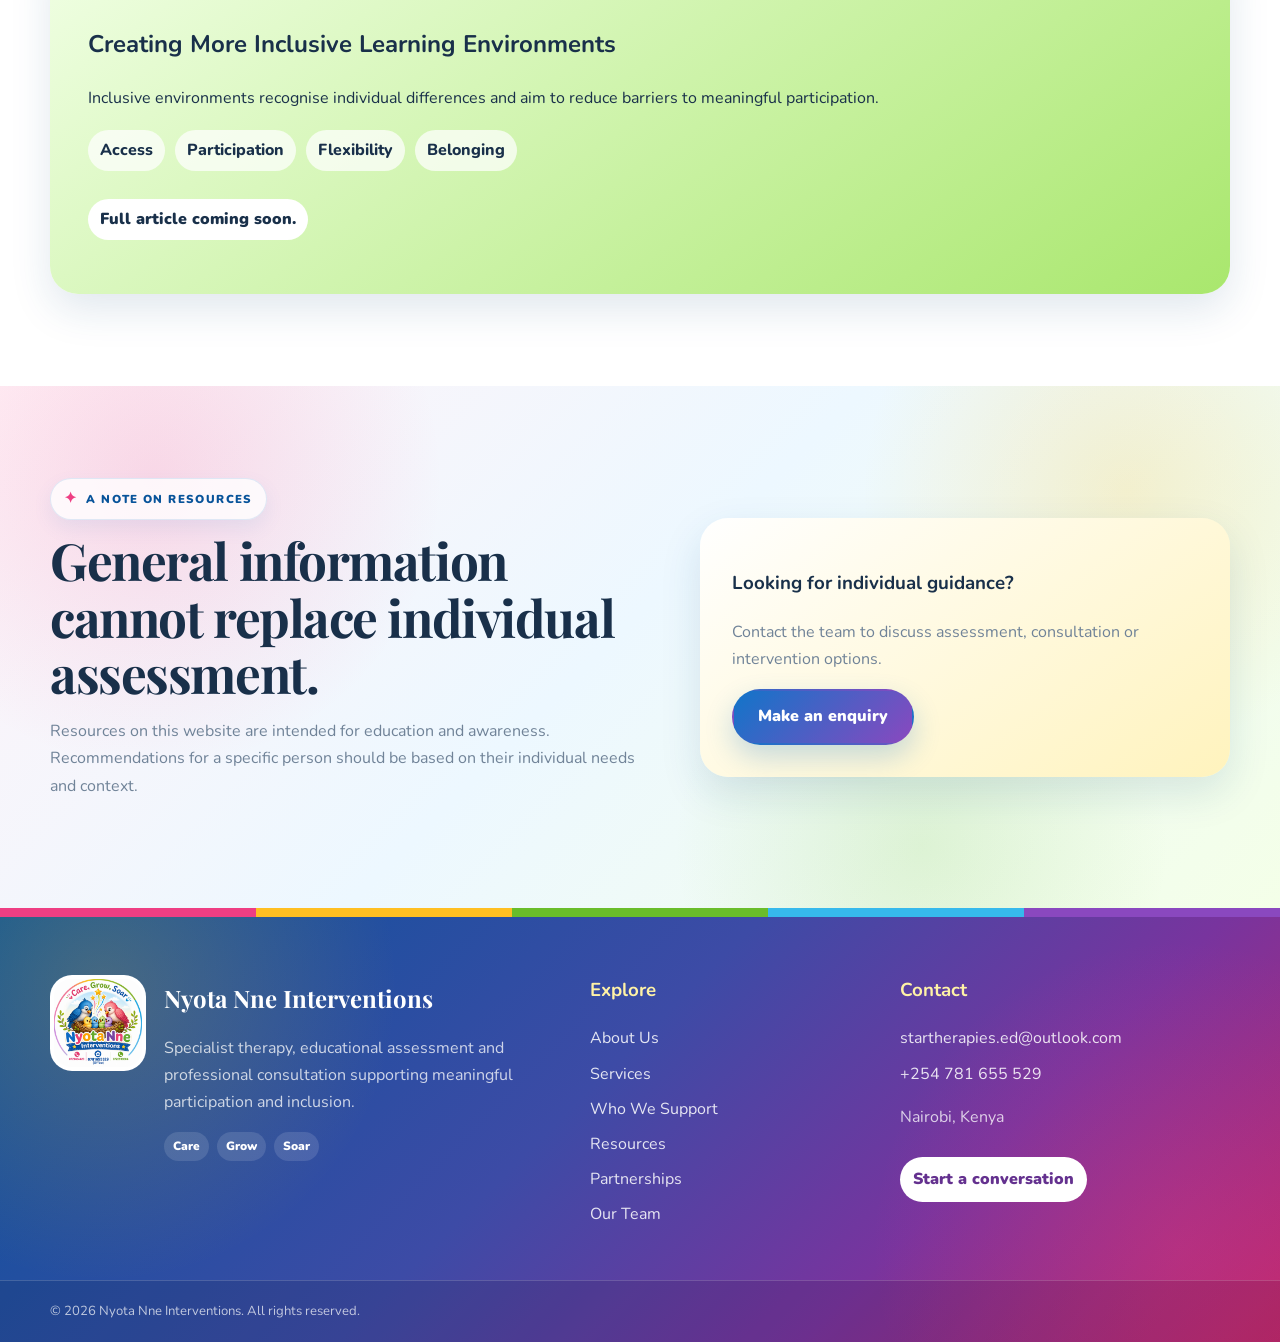
<file: resources.html>
<!DOCTYPE html>
<html lang="en"><head><meta charset="UTF-8"><meta name="viewport" content="width=device-width, initial-scale=1.0"><meta name="description" content="Introductory resources on sensory processing, educational assessment and inclusive learning environments."><meta name="theme-color" content="#1175c9"><title>Resources | Nyota Nne Interventions</title><link rel="icon" href="logo-new.jpeg" type="image/jpeg"><link rel="preconnect" href="https://fonts.googleapis.com"><link rel="preconnect" href="https://fonts.gstatic.com" crossorigin><link href="https://fonts.googleapis.com/css2?family=Nunito:wght@400;500;600;700;800;900&family=Playfair+Display:wght@600;700&display=swap" rel="stylesheet"><link rel="stylesheet" href="styles.css"></head><body><a class="skip-link" href="#main-content">Skip to main content</a>
<header class="site-header">
  <div class="container nav-container">
    <a href="index.html" class="brand" aria-label="Nyota Nne Interventions homepage">
      <img src="logo-new.jpeg" alt="Nyota Nne Interventions logo">
      <span class="brand-copy"><strong>Nyota Nne Interventions</strong><small>Care · Grow · Soar</small></span>
    </a>
    <button class="menu-toggle" type="button" aria-label="Open navigation menu" aria-expanded="false" aria-controls="main-navigation"><span></span><span></span><span></span></button>
    <nav class="nav-links" id="main-navigation" aria-label="Main navigation"><a class="" href="index.html">Home</a><a class="" href="about.html">About Us</a><a class="" href="services.html">Services</a><a class="" href="support.html">Who We Support</a><a class="active" href="resources.html" aria-current="page">Resources</a><a class="" href="partnerships.html">Partnerships</a><a class="" href="team.html">Our Team</a><a class="nav-cta " href="contact.html">Make an Enquiry</a></nav>
  </div>
</header><main id="main-content"><section class="page-hero resources-hero"><div class="container page-hero-grid"><div><span class="eyebrow">Resources &amp; Insights</span><h1>Practical knowledge for families, educators and professionals.</h1><p>Explore introductory insights on learning, development, therapy, assessment and inclusion.</p></div><div class="resource-stack"><span>Learn</span><span>Understand</span><span>Apply</span></div></div></section><div class="brand-bar"><span></span><span></span><span></span><span></span><span></span></div>
<section class="section"><div class="container resource-list"><article class="resource-full blue"><div class="resource-meta"><span>Therapy Insights</span><small>Introductory resource</small></div><h2>Understanding Sensory Processing</h2><p>Sensory processing refers to how the nervous system receives, interprets and responds to information from the environment and the body.</p><div class="resource-points"><span>Environmental input</span><span>Body awareness</span><span>Regulation</span><span>Participation</span></div><p class="coming-soon">Full article coming soon.</p></article><article class="resource-full pink"><div class="resource-meta"><span>Assessment</span><small>Introductory resource</small></div><h2>When Might an Educational Assessment Help?</h2><p>Educational assessment can help identify strengths, barriers, learning needs and practical recommendations for support.</p><div class="resource-points"><span>Strengths</span><span>Barriers</span><span>Learning needs</span><span>Recommendations</span></div><p class="coming-soon">Full article coming soon.</p></article><article class="resource-full green"><div class="resource-meta"><span>Inclusion</span><small>Introductory resource</small></div><h2>Creating More Inclusive Learning Environments</h2><p>Inclusive environments recognise individual differences and aim to reduce barriers to meaningful participation.</p><div class="resource-points"><span>Access</span><span>Participation</span><span>Flexibility</span><span>Belonging</span></div><p class="coming-soon">Full article coming soon.</p></article></div></section>
<section class="section rainbow-soft"><div class="container split"><div><span class="eyebrow">A Note on Resources</span><h2>General information cannot replace individual assessment.</h2><p>Resources on this website are intended for education and awareness. Recommendations for a specific person should be based on their individual needs and context.</p></div><div class="highlight-box"><h3>Looking for individual guidance?</h3><p>Contact the team to discuss assessment, consultation or intervention options.</p><a class="btn btn-primary" href="contact.html">Make an enquiry</a></div></div></section></main><footer class="site-footer">
  <div class="footer-ribbon" aria-hidden="true"><span></span><span></span><span></span><span></span><span></span></div>
  <div class="container footer-grid">
    <div class="footer-about"><img src="logo-new.jpeg" alt="Nyota Nne Interventions"><div><h2>Nyota Nne Interventions</h2><p>Specialist therapy, educational assessment and professional consultation supporting meaningful participation and inclusion.</p><div class="footer-motto"><span>Care</span><span>Grow</span><span>Soar</span></div></div></div>
    <div><h3>Explore</h3><a href="about.html">About Us</a><a href="services.html">Services</a><a href="support.html">Who We Support</a><a href="resources.html">Resources</a><a href="partnerships.html">Partnerships</a><a href="team.html">Our Team</a></div>
    <div><h3>Contact</h3><a href="mailto:startherapies.ed@outlook.com">startherapies.ed@outlook.com</a><a href="tel:+254781655529">+254 781 655 529</a><p>Nairobi, Kenya</p><a class="footer-button" href="contact.html">Start a conversation</a></div>
  </div>
  <div class="footer-bottom"><div class="container"><p>© 2026 Nyota Nne Interventions. All rights reserved.</p></div></div>
</footer><script>
const menuButton=document.querySelector('.menu-toggle');const navigation=document.querySelector('.nav-links');
if(menuButton&&navigation){menuButton.addEventListener('click',()=>{const open=navigation.classList.toggle('open');menuButton.classList.toggle('open',open);menuButton.setAttribute('aria-expanded',String(open));});navigation.querySelectorAll('a').forEach(link=>link.addEventListener('click',()=>{navigation.classList.remove('open');menuButton.classList.remove('open');menuButton.setAttribute('aria-expanded','false');}));}
</script></body></html>
</file>
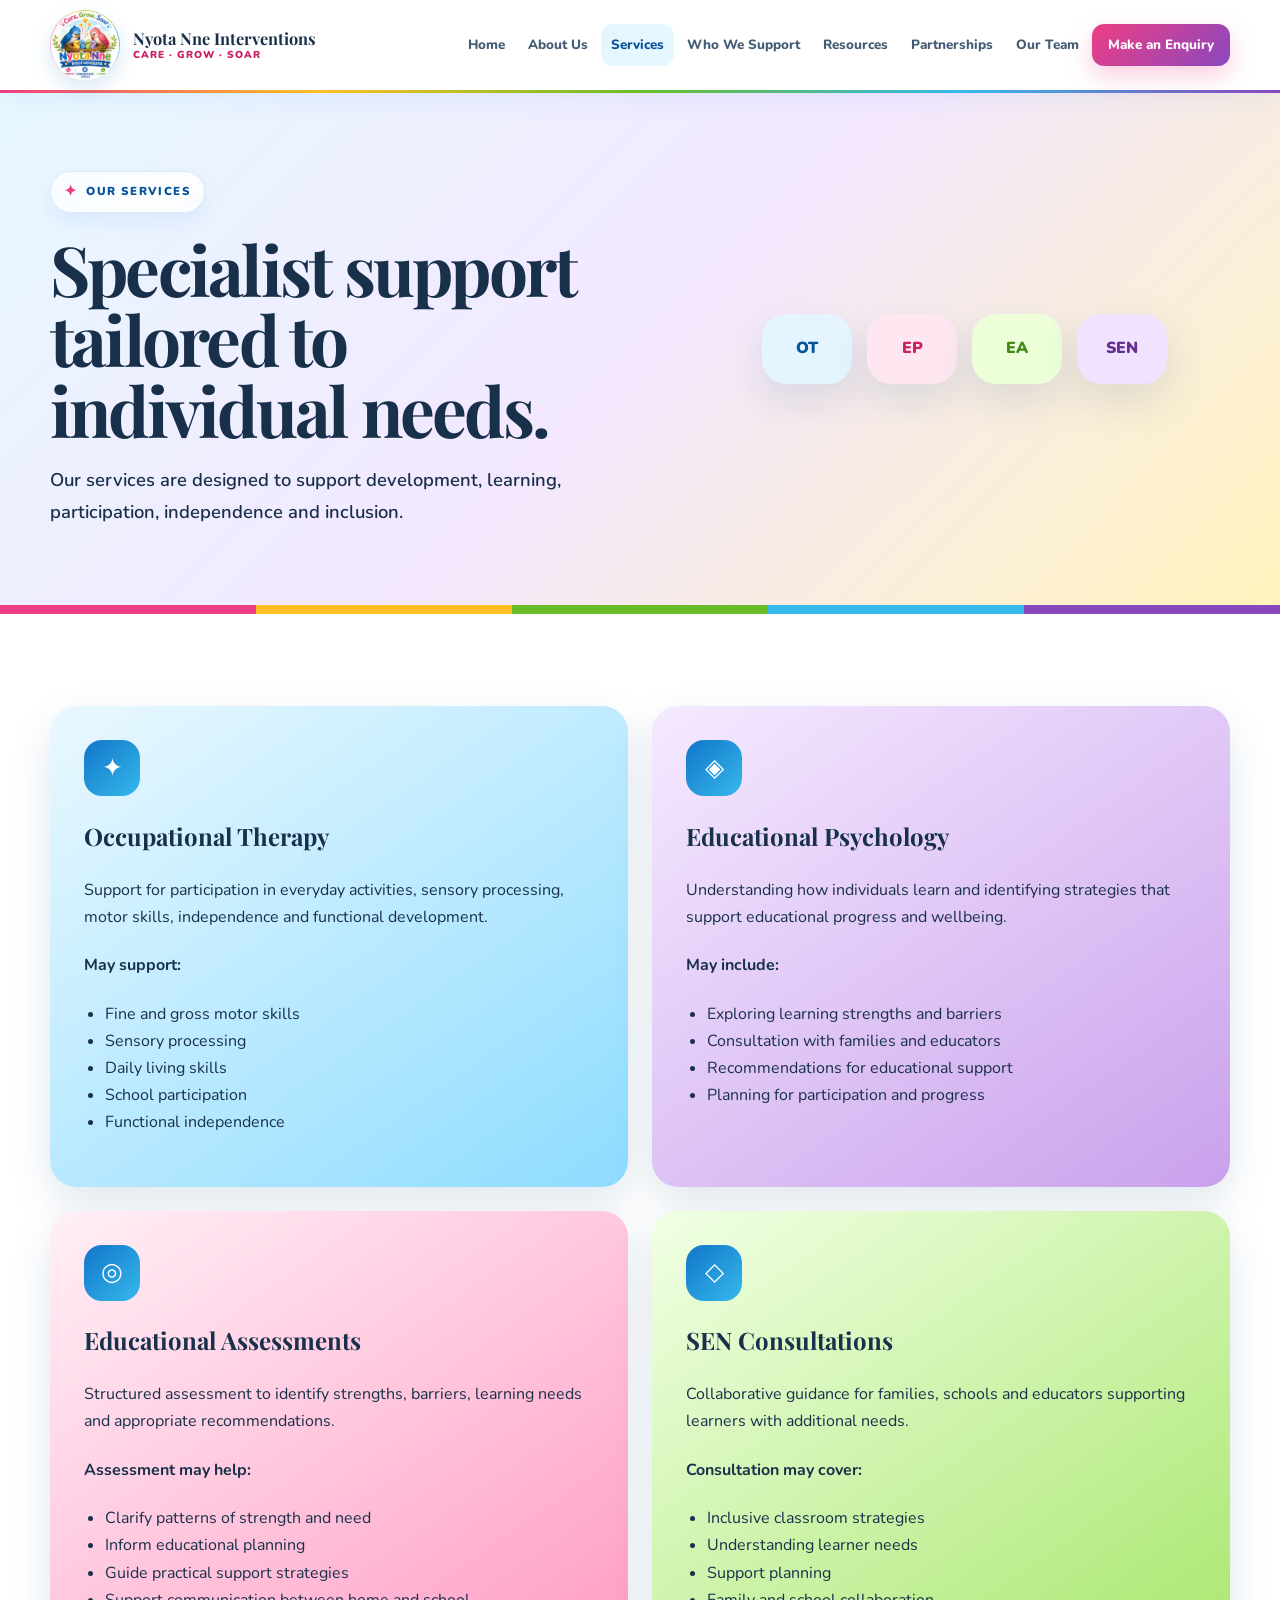
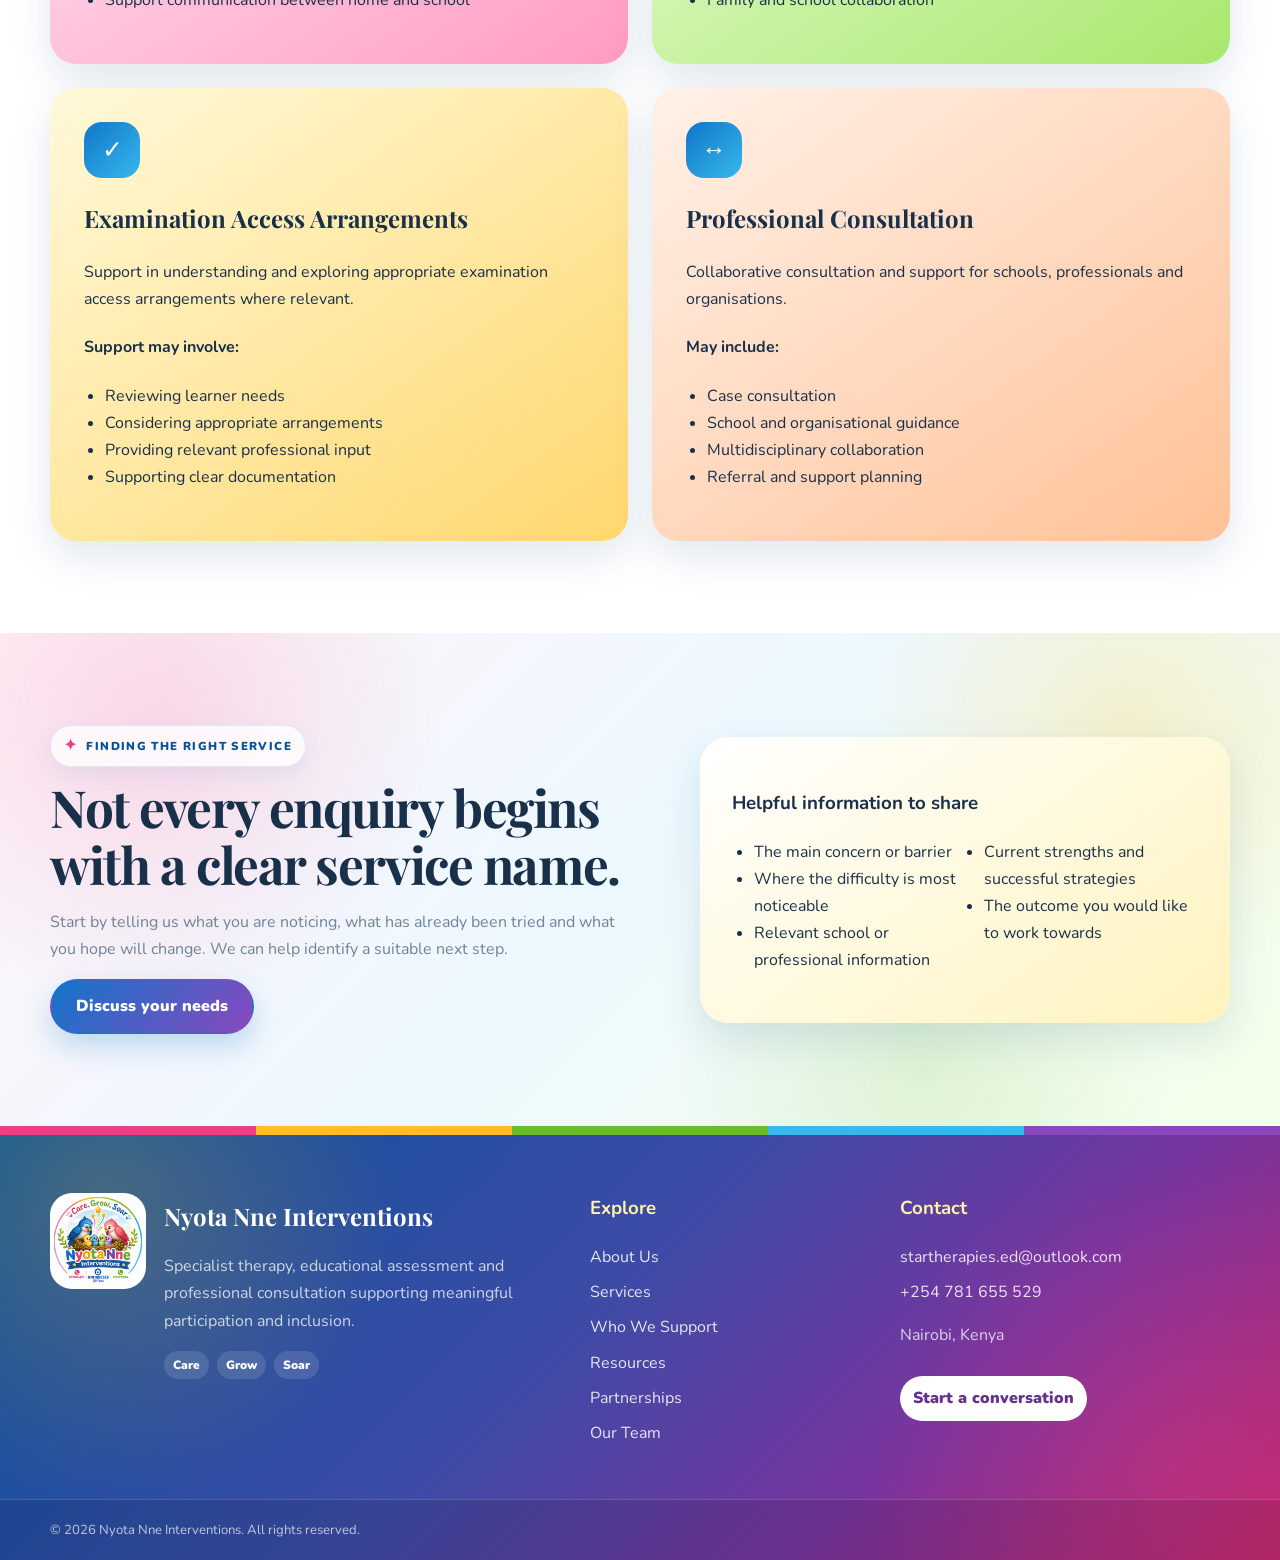
<file: services.html>
<!DOCTYPE html>
<html lang="en"><head><meta charset="UTF-8"><meta name="viewport" content="width=device-width, initial-scale=1.0"><meta name="description" content="Explore occupational therapy, educational psychology, educational assessment, SEN consultation and professional services."><meta name="theme-color" content="#1175c9"><title>Services | Nyota Nne Interventions</title><link rel="icon" href="logo-new.jpeg" type="image/jpeg"><link rel="preconnect" href="https://fonts.googleapis.com"><link rel="preconnect" href="https://fonts.gstatic.com" crossorigin><link href="https://fonts.googleapis.com/css2?family=Nunito:wght@400;500;600;700;800;900&family=Playfair+Display:wght@600;700&display=swap" rel="stylesheet"><link rel="stylesheet" href="styles.css"></head><body><a class="skip-link" href="#main-content">Skip to main content</a>
<header class="site-header">
  <div class="container nav-container">
    <a href="index.html" class="brand" aria-label="Nyota Nne Interventions homepage">
      <img src="logo-new.jpeg" alt="Nyota Nne Interventions logo">
      <span class="brand-copy"><strong>Nyota Nne Interventions</strong><small>Care · Grow · Soar</small></span>
    </a>
    <button class="menu-toggle" type="button" aria-label="Open navigation menu" aria-expanded="false" aria-controls="main-navigation"><span></span><span></span><span></span></button>
    <nav class="nav-links" id="main-navigation" aria-label="Main navigation"><a class="" href="index.html">Home</a><a class="" href="about.html">About Us</a><a class="active" href="services.html" aria-current="page">Services</a><a class="" href="support.html">Who We Support</a><a class="" href="resources.html">Resources</a><a class="" href="partnerships.html">Partnerships</a><a class="" href="team.html">Our Team</a><a class="nav-cta " href="contact.html">Make an Enquiry</a></nav>
  </div>
</header><main id="main-content"><section class="page-hero services-hero"><div class="container page-hero-grid"><div><span class="eyebrow">Our Services</span><h1>Specialist support tailored to individual needs.</h1><p>Our services are designed to support development, learning, participation, independence and inclusion.</p></div><div class="page-orbit"><span>OT</span><span>EP</span><span>EA</span><span>SEN</span></div></div></section><div class="brand-bar"><span></span><span></span><span></span><span></span><span></span></div>
<section class="section"><div class="container service-grid"><article class="detail-card blue" id="occupational-therapy"><div class="service-symbol">✦</div><h2>Occupational Therapy</h2><p>Support for participation in everyday activities, sensory processing, motor skills, independence and functional development.</p><h4>May support:</h4><ul><li>Fine and gross motor skills</li><li>Sensory processing</li><li>Daily living skills</li><li>School participation</li><li>Functional independence</li></ul></article><article class="detail-card purple" id="educational-psychology"><div class="service-symbol">◈</div><h2>Educational Psychology</h2><p>Understanding how individuals learn and identifying strategies that support educational progress and wellbeing.</p><h4>May include:</h4><ul><li>Exploring learning strengths and barriers</li><li>Consultation with families and educators</li><li>Recommendations for educational support</li><li>Planning for participation and progress</li></ul></article><article class="detail-card pink" id="educational-assessments"><div class="service-symbol">◎</div><h2>Educational Assessments</h2><p>Structured assessment to identify strengths, barriers, learning needs and appropriate recommendations.</p><h4>Assessment may help:</h4><ul><li>Clarify patterns of strength and need</li><li>Inform educational planning</li><li>Guide practical support strategies</li><li>Support communication between home and school</li></ul></article><article class="detail-card green" id="sen-consultations"><div class="service-symbol">◇</div><h2>SEN Consultations</h2><p>Collaborative guidance for families, schools and educators supporting learners with additional needs.</p><h4>Consultation may cover:</h4><ul><li>Inclusive classroom strategies</li><li>Understanding learner needs</li><li>Support planning</li><li>Family and school collaboration</li></ul></article><article class="detail-card yellow"><div class="service-symbol">✓</div><h2>Examination Access Arrangements</h2><p>Support in understanding and exploring appropriate examination access arrangements where relevant.</p><h4>Support may involve:</h4><ul><li>Reviewing learner needs</li><li>Considering appropriate arrangements</li><li>Providing relevant professional input</li><li>Supporting clear documentation</li></ul></article><article class="detail-card orange"><div class="service-symbol">↔</div><h2>Professional Consultation</h2><p>Collaborative consultation and support for schools, professionals and organisations.</p><h4>May include:</h4><ul><li>Case consultation</li><li>School and organisational guidance</li><li>Multidisciplinary collaboration</li><li>Referral and support planning</li></ul></article></div></section>
<section class="section rainbow-soft"><div class="container split"><div><span class="eyebrow">Finding the Right Service</span><h2>Not every enquiry begins with a clear service name.</h2><p>Start by telling us what you are noticing, what has already been tried and what you hope will change. We can help identify a suitable next step.</p><a class="btn btn-primary" href="contact.html">Discuss your needs</a></div><div class="highlight-box"><h3>Helpful information to share</h3><ul><li>The main concern or barrier</li><li>Where the difficulty is most noticeable</li><li>Relevant school or professional information</li><li>Current strengths and successful strategies</li><li>The outcome you would like to work towards</li></ul></div></div></section></main><footer class="site-footer">
  <div class="footer-ribbon" aria-hidden="true"><span></span><span></span><span></span><span></span><span></span></div>
  <div class="container footer-grid">
    <div class="footer-about"><img src="logo-new.jpeg" alt="Nyota Nne Interventions"><div><h2>Nyota Nne Interventions</h2><p>Specialist therapy, educational assessment and professional consultation supporting meaningful participation and inclusion.</p><div class="footer-motto"><span>Care</span><span>Grow</span><span>Soar</span></div></div></div>
    <div><h3>Explore</h3><a href="about.html">About Us</a><a href="services.html">Services</a><a href="support.html">Who We Support</a><a href="resources.html">Resources</a><a href="partnerships.html">Partnerships</a><a href="team.html">Our Team</a></div>
    <div><h3>Contact</h3><a href="mailto:startherapies.ed@outlook.com">startherapies.ed@outlook.com</a><a href="tel:+254781655529">+254 781 655 529</a><p>Nairobi, Kenya</p><a class="footer-button" href="contact.html">Start a conversation</a></div>
  </div>
  <div class="footer-bottom"><div class="container"><p>© 2026 Nyota Nne Interventions. All rights reserved.</p></div></div>
</footer><script>
const menuButton=document.querySelector('.menu-toggle');const navigation=document.querySelector('.nav-links');
if(menuButton&&navigation){menuButton.addEventListener('click',()=>{const open=navigation.classList.toggle('open');menuButton.classList.toggle('open',open);menuButton.setAttribute('aria-expanded',String(open));});navigation.querySelectorAll('a').forEach(link=>link.addEventListener('click',()=>{navigation.classList.remove('open');menuButton.classList.remove('open');menuButton.setAttribute('aria-expanded','false');}));}
</script></body></html>
</file>
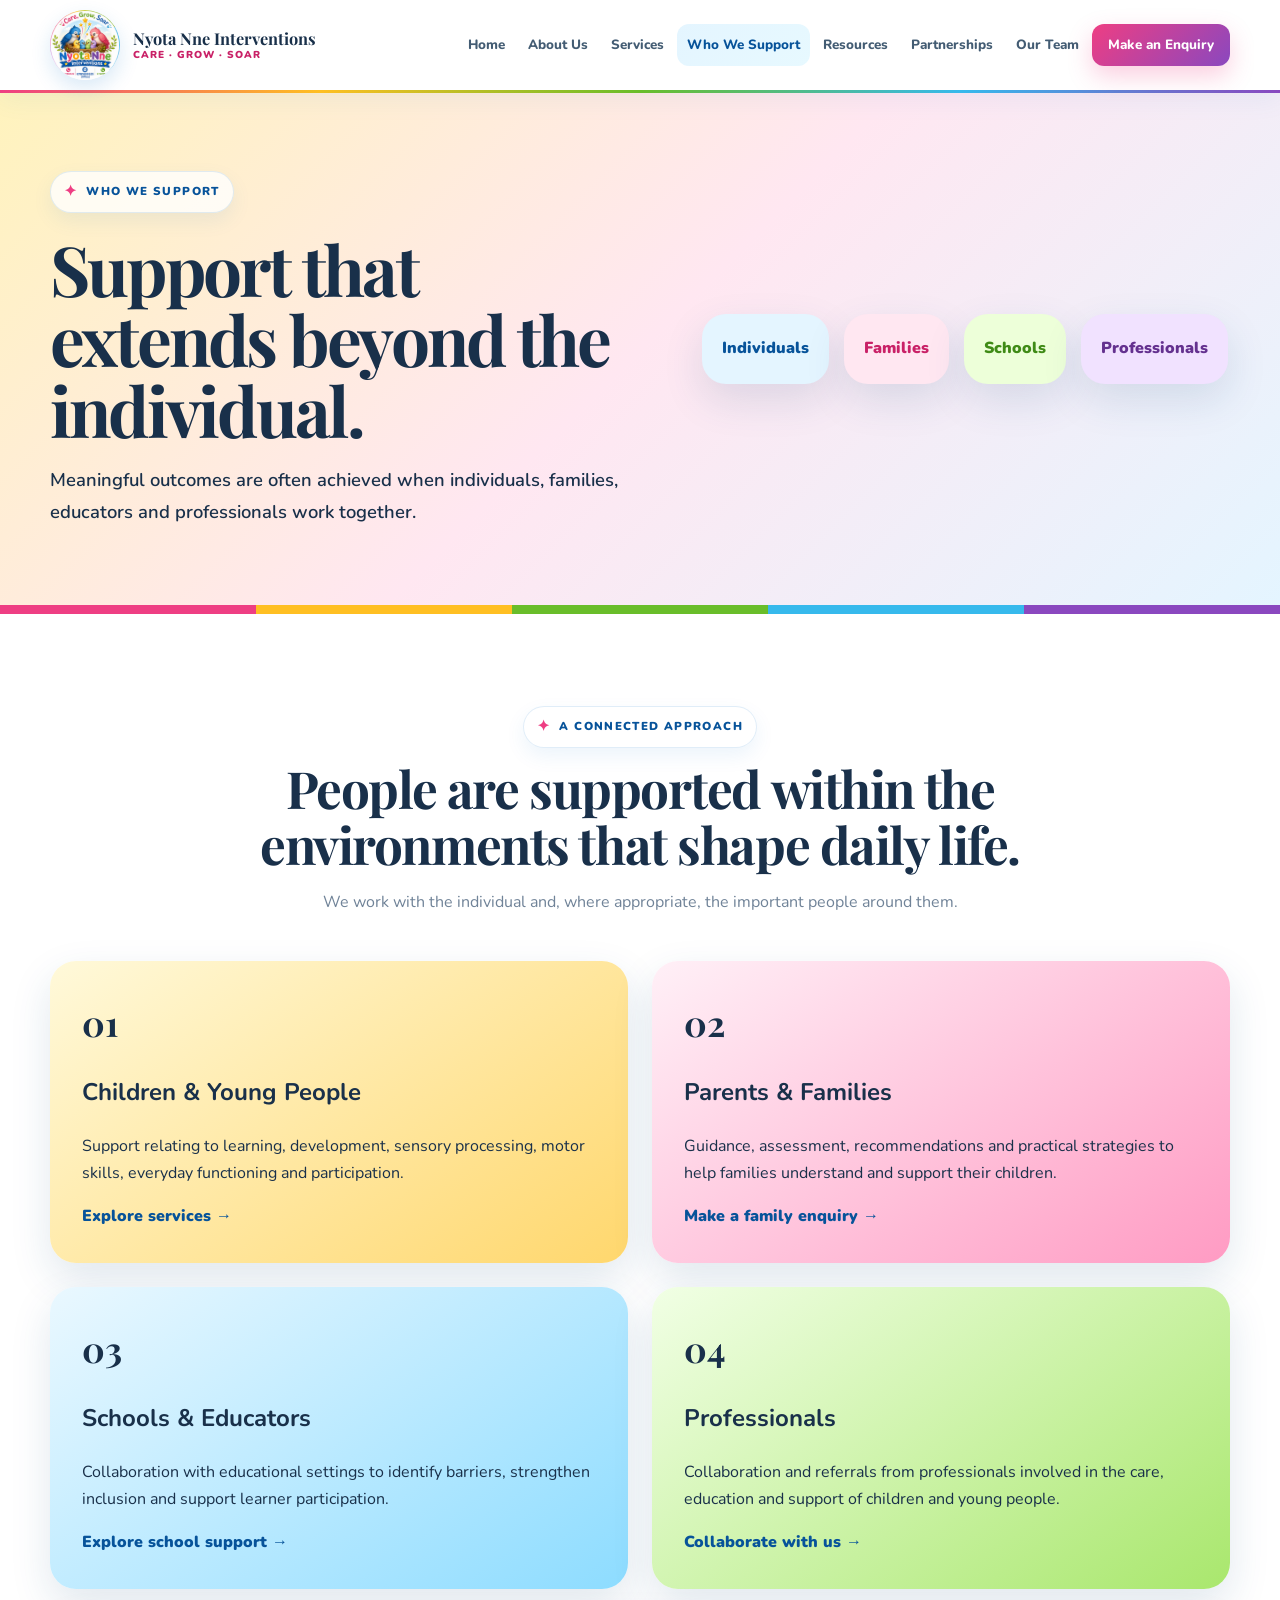
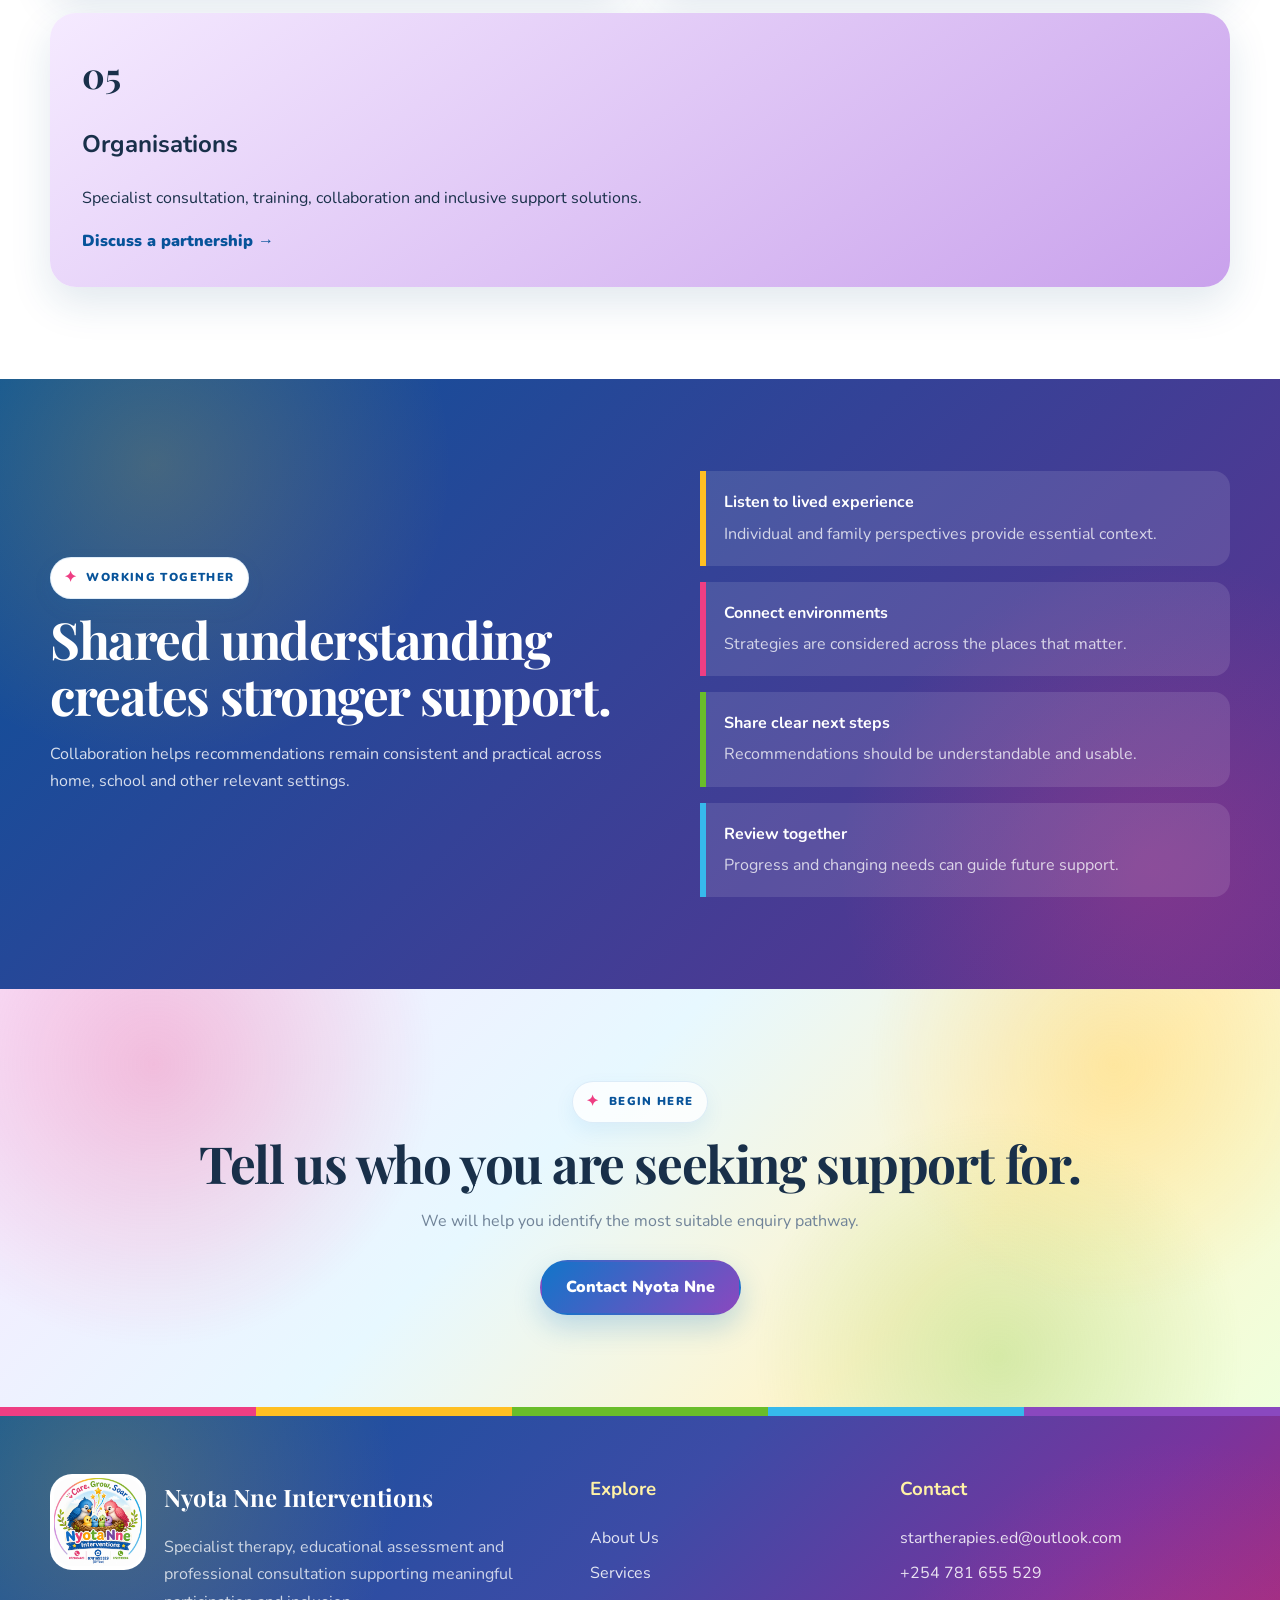
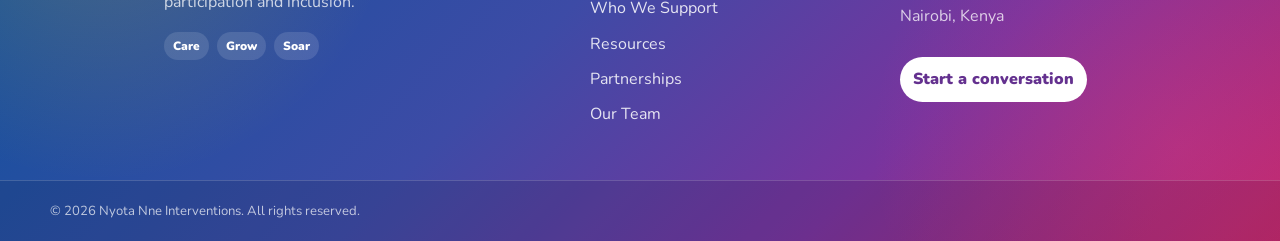
<file: support.html>
<!DOCTYPE html>
<html lang="en"><head><meta charset="UTF-8"><meta name="viewport" content="width=device-width, initial-scale=1.0"><meta name="description" content="Support for children, young people, families, schools, professionals and organisations."><meta name="theme-color" content="#1175c9"><title>Who We Support | Nyota Nne Interventions</title><link rel="icon" href="logo-new.jpeg" type="image/jpeg"><link rel="preconnect" href="https://fonts.googleapis.com"><link rel="preconnect" href="https://fonts.gstatic.com" crossorigin><link href="https://fonts.googleapis.com/css2?family=Nunito:wght@400;500;600;700;800;900&family=Playfair+Display:wght@600;700&display=swap" rel="stylesheet"><link rel="stylesheet" href="styles.css"></head><body><a class="skip-link" href="#main-content">Skip to main content</a>
<header class="site-header">
  <div class="container nav-container">
    <a href="index.html" class="brand" aria-label="Nyota Nne Interventions homepage">
      <img src="logo-new.jpeg" alt="Nyota Nne Interventions logo">
      <span class="brand-copy"><strong>Nyota Nne Interventions</strong><small>Care · Grow · Soar</small></span>
    </a>
    <button class="menu-toggle" type="button" aria-label="Open navigation menu" aria-expanded="false" aria-controls="main-navigation"><span></span><span></span><span></span></button>
    <nav class="nav-links" id="main-navigation" aria-label="Main navigation"><a class="" href="index.html">Home</a><a class="" href="about.html">About Us</a><a class="" href="services.html">Services</a><a class="active" href="support.html" aria-current="page">Who We Support</a><a class="" href="resources.html">Resources</a><a class="" href="partnerships.html">Partnerships</a><a class="" href="team.html">Our Team</a><a class="nav-cta " href="contact.html">Make an Enquiry</a></nav>
  </div>
</header><main id="main-content"><section class="page-hero support-hero"><div class="container page-hero-grid"><div><span class="eyebrow">Who We Support</span><h1>Support that extends beyond the individual.</h1><p>Meaningful outcomes are often achieved when individuals, families, educators and professionals work together.</p></div><div class="support-flower"><span>Individuals</span><span>Families</span><span>Schools</span><span>Professionals</span></div></div></section><div class="brand-bar"><span></span><span></span><span></span><span></span><span></span></div>
<section class="section"><div class="container"><div class="section-heading centered-heading"><span class="eyebrow">A Connected Approach</span><h2>People are supported within the environments that shape daily life.</h2><p>We work with the individual and, where appropriate, the important people around them.</p></div><div class="support-grid"><article class="support-card yellow"><span class="support-number">01</span><h2>Children &amp; Young People</h2><p>Support relating to learning, development, sensory processing, motor skills, everyday functioning and participation.</p><a href="services.html">Explore services →</a></article><article class="support-card pink"><span class="support-number">02</span><h2>Parents &amp; Families</h2><p>Guidance, assessment, recommendations and practical strategies to help families understand and support their children.</p><a href="contact.html">Make a family enquiry →</a></article><article class="support-card blue"><span class="support-number">03</span><h2>Schools &amp; Educators</h2><p>Collaboration with educational settings to identify barriers, strengthen inclusion and support learner participation.</p><a href="partnerships.html">Explore school support →</a></article><article class="support-card green"><span class="support-number">04</span><h2>Professionals</h2><p>Collaboration and referrals from professionals involved in the care, education and support of children and young people.</p><a href="partnerships.html">Collaborate with us →</a></article><article class="support-card purple"><span class="support-number">05</span><h2>Organisations</h2><p>Specialist consultation, training, collaboration and inclusive support solutions.</p><a href="partnerships.html">Discuss a partnership →</a></article></div></div></section>
<section class="section section-dark"><div class="container split"><div><span class="eyebrow light">Working Together</span><h2>Shared understanding creates stronger support.</h2><p>Collaboration helps recommendations remain consistent and practical across home, school and other relevant settings.</p></div><div class="value-list"><div><strong>Listen to lived experience</strong><span>Individual and family perspectives provide essential context.</span></div><div><strong>Connect environments</strong><span>Strategies are considered across the places that matter.</span></div><div><strong>Share clear next steps</strong><span>Recommendations should be understandable and usable.</span></div><div><strong>Review together</strong><span>Progress and changing needs can guide future support.</span></div></div></div></section><section class="cta"><div class="container centered"><span class="eyebrow">Begin Here</span><h2>Tell us who you are seeking support for.</h2><p>We will help you identify the most suitable enquiry pathway.</p><a class="btn btn-primary" href="contact.html">Contact Nyota Nne</a></div></section></main><footer class="site-footer">
  <div class="footer-ribbon" aria-hidden="true"><span></span><span></span><span></span><span></span><span></span></div>
  <div class="container footer-grid">
    <div class="footer-about"><img src="logo-new.jpeg" alt="Nyota Nne Interventions"><div><h2>Nyota Nne Interventions</h2><p>Specialist therapy, educational assessment and professional consultation supporting meaningful participation and inclusion.</p><div class="footer-motto"><span>Care</span><span>Grow</span><span>Soar</span></div></div></div>
    <div><h3>Explore</h3><a href="about.html">About Us</a><a href="services.html">Services</a><a href="support.html">Who We Support</a><a href="resources.html">Resources</a><a href="partnerships.html">Partnerships</a><a href="team.html">Our Team</a></div>
    <div><h3>Contact</h3><a href="mailto:startherapies.ed@outlook.com">startherapies.ed@outlook.com</a><a href="tel:+254781655529">+254 781 655 529</a><p>Nairobi, Kenya</p><a class="footer-button" href="contact.html">Start a conversation</a></div>
  </div>
  <div class="footer-bottom"><div class="container"><p>© 2026 Nyota Nne Interventions. All rights reserved.</p></div></div>
</footer><script>
const menuButton=document.querySelector('.menu-toggle');const navigation=document.querySelector('.nav-links');
if(menuButton&&navigation){menuButton.addEventListener('click',()=>{const open=navigation.classList.toggle('open');menuButton.classList.toggle('open',open);menuButton.setAttribute('aria-expanded',String(open));});navigation.querySelectorAll('a').forEach(link=>link.addEventListener('click',()=>{navigation.classList.remove('open');menuButton.classList.remove('open');menuButton.setAttribute('aria-expanded','false');}));}
</script></body></html>
</file>
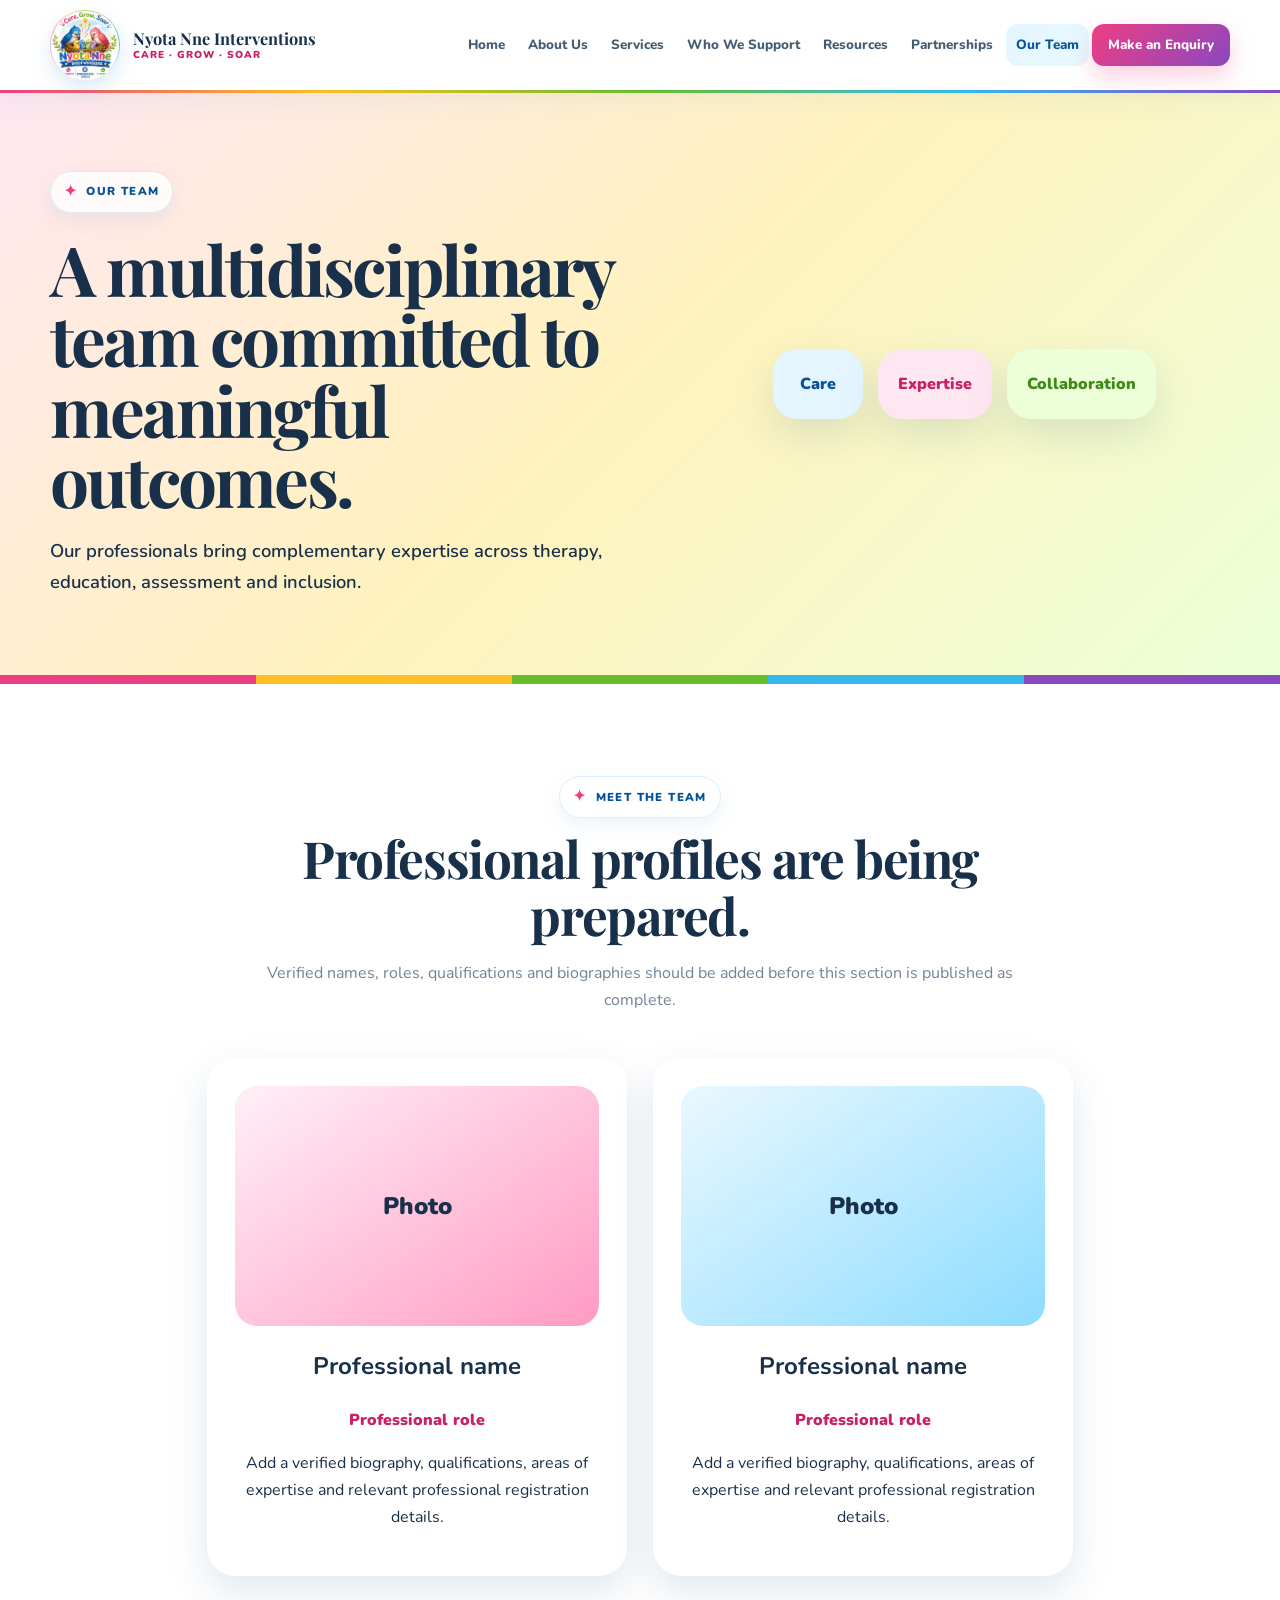
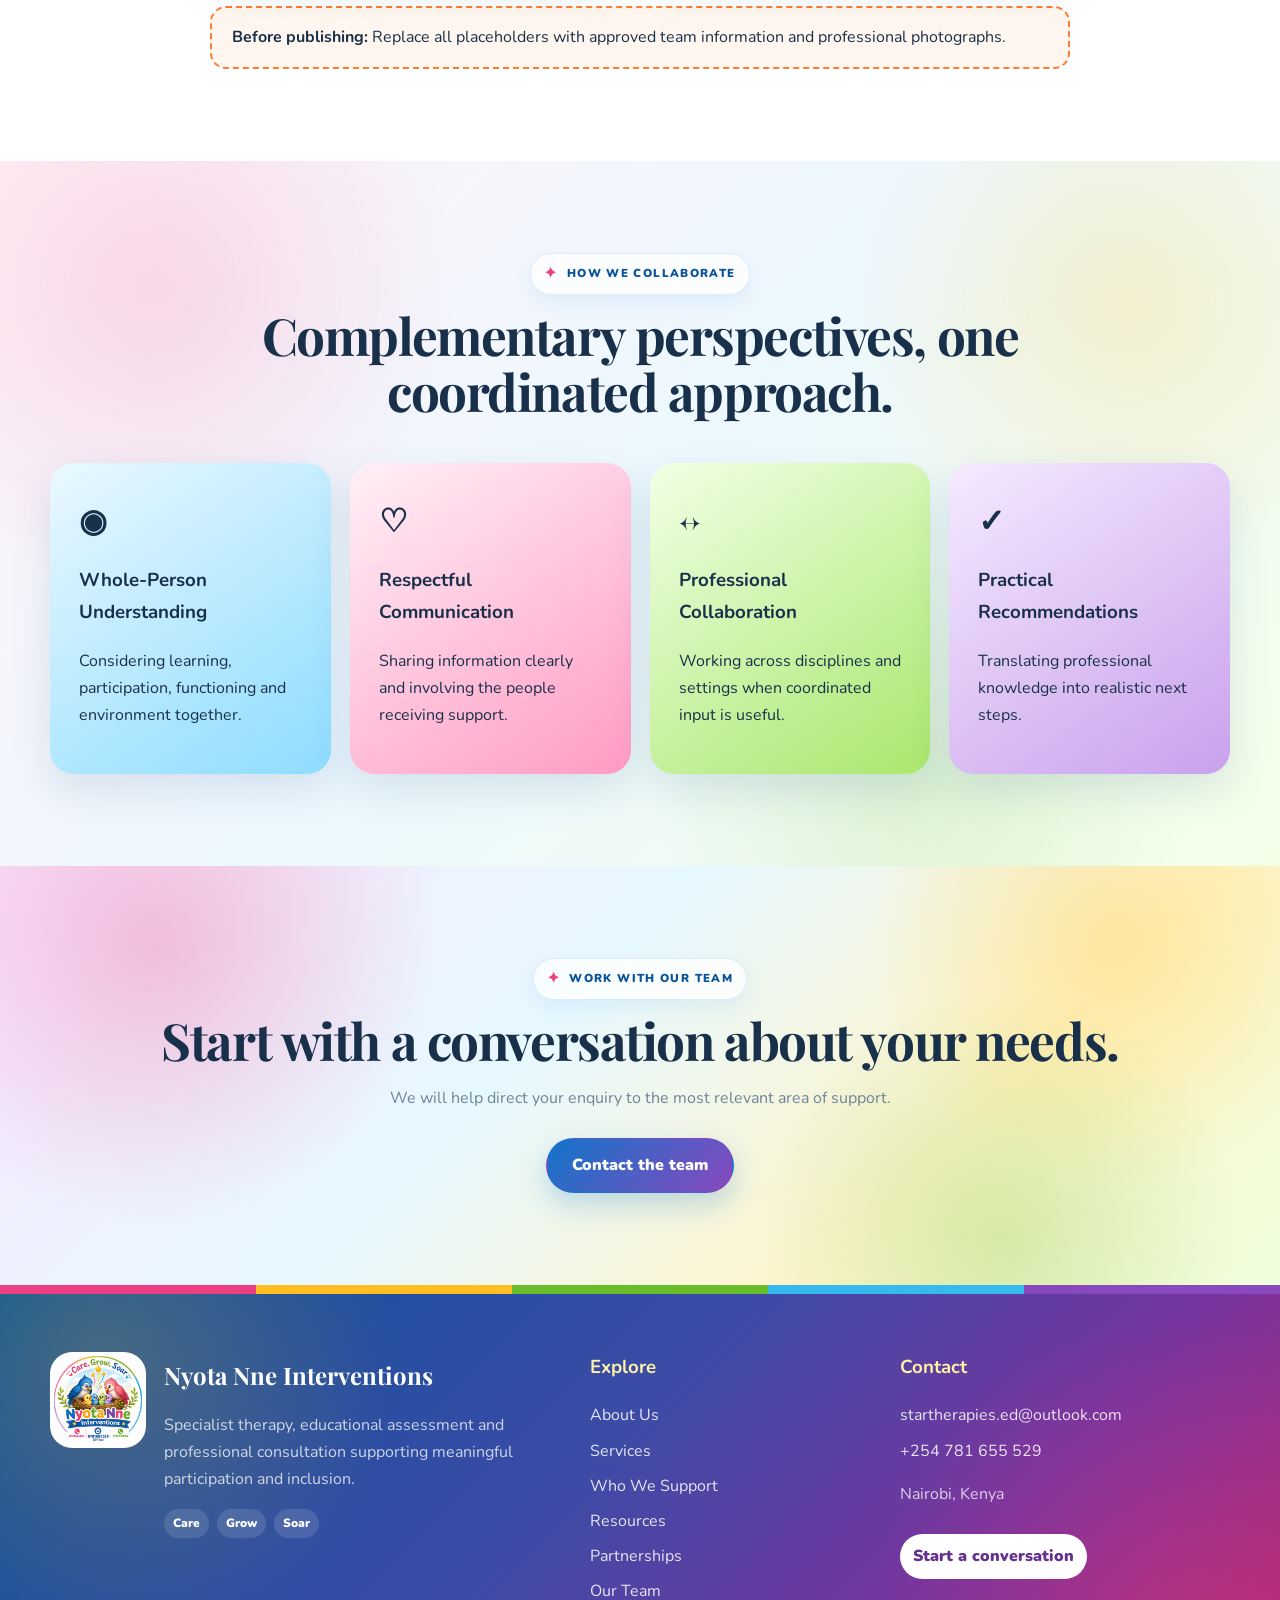
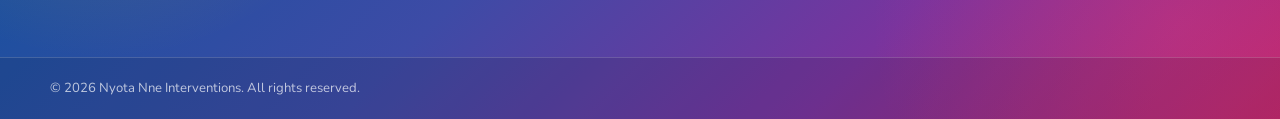
<file: team.html>
<!DOCTYPE html>
<html lang="en"><head><meta charset="UTF-8"><meta name="viewport" content="width=device-width, initial-scale=1.0"><meta name="description" content="Meet the multidisciplinary professionals supporting therapy, education, assessment and inclusion."><meta name="theme-color" content="#1175c9"><title>Our Team | Nyota Nne Interventions</title><link rel="icon" href="logo-new.jpeg" type="image/jpeg"><link rel="preconnect" href="https://fonts.googleapis.com"><link rel="preconnect" href="https://fonts.gstatic.com" crossorigin><link href="https://fonts.googleapis.com/css2?family=Nunito:wght@400;500;600;700;800;900&family=Playfair+Display:wght@600;700&display=swap" rel="stylesheet"><link rel="stylesheet" href="styles.css"></head><body><a class="skip-link" href="#main-content">Skip to main content</a>
<header class="site-header">
  <div class="container nav-container">
    <a href="index.html" class="brand" aria-label="Nyota Nne Interventions homepage">
      <img src="logo-new.jpeg" alt="Nyota Nne Interventions logo">
      <span class="brand-copy"><strong>Nyota Nne Interventions</strong><small>Care · Grow · Soar</small></span>
    </a>
    <button class="menu-toggle" type="button" aria-label="Open navigation menu" aria-expanded="false" aria-controls="main-navigation"><span></span><span></span><span></span></button>
    <nav class="nav-links" id="main-navigation" aria-label="Main navigation"><a class="" href="index.html">Home</a><a class="" href="about.html">About Us</a><a class="" href="services.html">Services</a><a class="" href="support.html">Who We Support</a><a class="" href="resources.html">Resources</a><a class="" href="partnerships.html">Partnerships</a><a class="active" href="team.html" aria-current="page">Our Team</a><a class="nav-cta " href="contact.html">Make an Enquiry</a></nav>
  </div>
</header><main id="main-content"><section class="page-hero team-hero"><div class="container page-hero-grid"><div><span class="eyebrow">Our Team</span><h1>A multidisciplinary team committed to meaningful outcomes.</h1><p>Our professionals bring complementary expertise across therapy, education, assessment and inclusion.</p></div><div class="team-shapes"><span>Care</span><span>Expertise</span><span>Collaboration</span></div></div></section><div class="brand-bar"><span></span><span></span><span></span><span></span><span></span></div>
<section class="section"><div class="container"><div class="section-heading centered-heading"><span class="eyebrow">Meet the Team</span><h2>Professional profiles are being prepared.</h2><p>Verified names, roles, qualifications and biographies should be added before this section is published as complete.</p></div><div class="team-grid"><article class="team-card"><div class="team-placeholder pink">Photo</div><h2>Professional name</h2><span>Professional role</span><p>Add a verified biography, qualifications, areas of expertise and relevant professional registration details.</p></article><article class="team-card"><div class="team-placeholder blue">Photo</div><h2>Professional name</h2><span>Professional role</span><p>Add a verified biography, qualifications, areas of expertise and relevant professional registration details.</p></article></div><div class="editor-note"><strong>Before publishing:</strong> Replace all placeholders with approved team information and professional photographs.</div></div></section>
<section class="section rainbow-soft"><div class="container"><div class="section-heading centered-heading"><span class="eyebrow">How We Collaborate</span><h2>Complementary perspectives, one coordinated approach.</h2></div><div class="value-card-grid"><article class="value-card blue"><span>◉</span><h3>Whole-Person Understanding</h3><p>Considering learning, participation, functioning and environment together.</p></article><article class="value-card pink"><span>♡</span><h3>Respectful Communication</h3><p>Sharing information clearly and involving the people receiving support.</p></article><article class="value-card green"><span>↔</span><h3>Professional Collaboration</h3><p>Working across disciplines and settings when coordinated input is useful.</p></article><article class="value-card purple"><span>✓</span><h3>Practical Recommendations</h3><p>Translating professional knowledge into realistic next steps.</p></article></div></div></section><section class="cta"><div class="container centered"><span class="eyebrow">Work With Our Team</span><h2>Start with a conversation about your needs.</h2><p>We will help direct your enquiry to the most relevant area of support.</p><a class="btn btn-primary" href="contact.html">Contact the team</a></div></section></main><footer class="site-footer">
  <div class="footer-ribbon" aria-hidden="true"><span></span><span></span><span></span><span></span><span></span></div>
  <div class="container footer-grid">
    <div class="footer-about"><img src="logo-new.jpeg" alt="Nyota Nne Interventions"><div><h2>Nyota Nne Interventions</h2><p>Specialist therapy, educational assessment and professional consultation supporting meaningful participation and inclusion.</p><div class="footer-motto"><span>Care</span><span>Grow</span><span>Soar</span></div></div></div>
    <div><h3>Explore</h3><a href="about.html">About Us</a><a href="services.html">Services</a><a href="support.html">Who We Support</a><a href="resources.html">Resources</a><a href="partnerships.html">Partnerships</a><a href="team.html">Our Team</a></div>
    <div><h3>Contact</h3><a href="mailto:startherapies.ed@outlook.com">startherapies.ed@outlook.com</a><a href="tel:+254781655529">+254 781 655 529</a><p>Nairobi, Kenya</p><a class="footer-button" href="contact.html">Start a conversation</a></div>
  </div>
  <div class="footer-bottom"><div class="container"><p>© 2026 Nyota Nne Interventions. All rights reserved.</p></div></div>
</footer><script>
const menuButton=document.querySelector('.menu-toggle');const navigation=document.querySelector('.nav-links');
if(menuButton&&navigation){menuButton.addEventListener('click',()=>{const open=navigation.classList.toggle('open');menuButton.classList.toggle('open',open);menuButton.setAttribute('aria-expanded',String(open));});navigation.querySelectorAll('a').forEach(link=>link.addEventListener('click',()=>{navigation.classList.remove('open');menuButton.classList.remove('open');menuButton.setAttribute('aria-expanded','false');}));}
</script></body></html>
</file>
<file: styles.css>
:root{--blue:#1175c9;--blue-deep:#07539a;--blue-soft:#e4f5ff;--sky:#36b9ec;--pink:#ee3e83;--pink-deep:#c92167;--pink-soft:#ffe7f1;--green:#69bd2a;--green-deep:#3f8b16;--green-soft:#edffd9;--yellow:#ffbf22;--yellow-deep:#d98b00;--yellow-soft:#fff3bd;--purple:#8a48bf;--purple-deep:#64318f;--purple-soft:#f1e2ff;--orange:#ff7c31;--ink:#19304a;--body:#435c73;--muted:#708398;--white:#fff;--border:rgba(17,117,201,.14);--shadow:0 16px 40px rgba(21,76,126,.13);--shadow-strong:0 24px 60px rgba(21,76,126,.20);--radius:24px}
*{box-sizing:border-box}html{scroll-behavior:smooth}body{margin:0;font-family:Nunito,Arial,sans-serif;color:var(--ink);background:#fff;line-height:1.7}img{max-width:100%;display:block}a{color:inherit;text-decoration:none}button,input,select,textarea{font:inherit}.container{width:min(1180px,calc(100% - 40px));margin-inline:auto}.skip-link{position:fixed;top:-70px;left:20px;z-index:1000;padding:10px 16px;color:#fff;background:var(--blue-deep);border-radius:10px}.skip-link:focus{top:14px}
.site-header{position:sticky;top:0;z-index:100;background:rgba(255,255,255,.94);backdrop-filter:blur(16px);border-bottom:3px solid transparent;border-image:linear-gradient(90deg,var(--pink),var(--yellow),var(--green),var(--sky),var(--purple)) 1;box-shadow:0 8px 24px rgba(17,117,201,.06)}.nav-container{min-height:90px;display:flex;align-items:center;justify-content:space-between;gap:22px}.brand{display:flex;align-items:center;gap:13px;min-width:max-content}.brand img{width:70px;height:70px;object-fit:contain;border-radius:50%;box-shadow:0 8px 20px rgba(17,117,201,.16)}.brand-copy{display:grid;line-height:1.22}.brand-copy strong{font-family:"Playfair Display",Georgia,serif;font-size:1.02rem}.brand-copy small{color:var(--pink-deep);text-transform:uppercase;letter-spacing:.1em;font-size:.63rem;font-weight:900}.nav-links{display:flex;align-items:center;gap:3px}.nav-links a{padding:10px 10px;border-radius:12px;color:var(--body);font-size:.84rem;font-weight:800;transition:.2s}.nav-links a:hover{color:var(--pink-deep);background:var(--pink-soft);transform:translateY(-1px)}.nav-links a.active{color:var(--blue-deep);background:linear-gradient(135deg,var(--blue-soft),#e7f9ff)}.nav-links .nav-cta{color:#fff;background:linear-gradient(135deg,var(--pink),var(--purple));padding-inline:16px;box-shadow:0 10px 24px rgba(238,62,131,.25)}.nav-links .nav-cta:hover{color:#fff;background:linear-gradient(135deg,var(--purple),var(--blue))}.menu-toggle{display:none;width:46px;height:46px;border:0;border-radius:14px;background:var(--blue-soft);cursor:pointer}.menu-toggle span{display:block;width:25px;height:2px;margin:5px auto;background:var(--blue-deep);transition:.25s}.menu-toggle.open span:nth-child(1){transform:translateY(7px) rotate(45deg)}.menu-toggle.open span:nth-child(2){opacity:0}.menu-toggle.open span:nth-child(3){transform:translateY(-7px) rotate(-45deg)}
.hero,.page-hero,.cta{position:relative;overflow:hidden}.hero{padding:92px 0 98px;background:radial-gradient(circle at 8% 18%,rgba(238,62,131,.24),transparent 24%),radial-gradient(circle at 86% 12%,rgba(255,191,34,.28),transparent 21%),radial-gradient(circle at 78% 78%,rgba(105,189,42,.23),transparent 22%),radial-gradient(circle at 20% 88%,rgba(54,185,236,.23),transparent 22%),linear-gradient(135deg,#f7e8ff 0%,#e6f7ff 30%,#fff2c9 64%,#ecffd9 100%)}.hero-grid,.split,.page-hero-grid{display:grid;grid-template-columns:1.05fr .95fr;align-items:center;gap:64px}.eyebrow{display:inline-flex;align-items:center;gap:8px;padding:7px 13px;color:var(--blue-deep);background:rgba(255,255,255,.78);border:1px solid rgba(17,117,201,.13);border-radius:999px;box-shadow:0 8px 20px rgba(17,117,201,.08);font-weight:900;font-size:.72rem;letter-spacing:.12em;text-transform:uppercase}.eyebrow:before{content:"✦";color:var(--pink);font-size:.95rem}.hero h1,.page-hero h1{max-width:760px;margin:20px 0;font-family:"Playfair Display",Georgia,serif;font-size:clamp(2.8rem,5.4vw,5.2rem);line-height:1.02;letter-spacing:-.04em}.hero h1 span{background:linear-gradient(90deg,var(--pink),var(--orange),var(--yellow-deep),var(--green-deep),var(--blue),var(--purple));-webkit-background-clip:text;background-clip:text;color:transparent}.hero-lead,.page-hero p{max-width:700px;margin:0;color:var(--ink);font-size:1.15rem;font-weight:600}.hero-visual{display:flex;justify-content:center}.logo-frame{position:relative;width:min(455px,92%);padding:17px;background:rgba(255,255,255,.95);border-radius:45px;box-shadow:var(--shadow-strong);transform:rotate(1.5deg)}.logo-frame:before{content:"";position:absolute;inset:-10px;z-index:-1;border-radius:54px;background:linear-gradient(135deg,var(--pink),var(--yellow),var(--green),var(--sky),var(--purple))}.logo-frame img{border-radius:31px}.actions{display:flex;flex-wrap:wrap;gap:12px;margin-top:30px}.btn{display:inline-flex;align-items:center;justify-content:center;min-height:50px;padding:12px 24px;border:2px solid transparent;border-radius:999px;font-weight:900;transition:.2s}.btn:hover{transform:translateY(-3px) scale(1.015);box-shadow:var(--shadow)}.btn-primary{color:#fff;background:linear-gradient(135deg,var(--blue),var(--purple));box-shadow:0 12px 28px rgba(17,117,201,.24)}.btn-secondary{color:var(--pink-deep);background:rgba(255,255,255,.85);border-color:var(--pink)}.btn-outline{color:var(--blue-deep);background:#fff;border-color:var(--blue)}.btn-light{margin-top:20px;color:var(--purple-deep);background:#fff}.hero-trust{display:flex;flex-wrap:wrap;gap:12px;margin-top:28px;font-size:.86rem;font-weight:800}.hero-trust span{display:inline-flex;align-items:center;gap:8px;padding:8px 12px;background:rgba(255,255,255,.68);border-radius:999px}.dot{width:10px;height:10px;border-radius:50%}.dot.pink{background:var(--pink)}.dot.green{background:var(--green)}.dot.blue{background:var(--blue)}
.brand-bar{display:flex;height:9px}.brand-bar span,.footer-ribbon span{flex:1}.brand-bar span:nth-child(1),.footer-ribbon span:nth-child(1){background:var(--pink)}.brand-bar span:nth-child(2),.footer-ribbon span:nth-child(2){background:var(--yellow)}.brand-bar span:nth-child(3),.footer-ribbon span:nth-child(3){background:var(--green)}.brand-bar span:nth-child(4),.footer-ribbon span:nth-child(4){background:var(--sky)}.brand-bar span:nth-child(5),.footer-ribbon span:nth-child(5){background:var(--purple)}.trust-strip{padding:34px 0;color:#fff;background:linear-gradient(90deg,#064382,#5f2d8f,#c22064)}.trust-grid{display:grid;grid-template-columns:repeat(4,1fr);gap:20px}.trust-grid div{padding:18px;border-radius:18px;background:rgba(255,255,255,.09);border:1px solid rgba(255,255,255,.12)}.trust-grid strong{display:block}.trust-grid span{color:rgba(255,255,255,.76);font-size:.84rem}
.section{position:relative;overflow:hidden;padding:92px 0}.rainbow-soft{background:radial-gradient(circle at 12% 18%,rgba(238,62,131,.16),transparent 24%),radial-gradient(circle at 88% 20%,rgba(255,191,34,.19),transparent 22%),radial-gradient(circle at 72% 88%,rgba(105,189,42,.15),transparent 24%),linear-gradient(135deg,#fff3f8,#edf8ff 48%,#f4ffe8)}.section-dark{color:#fff;background:radial-gradient(circle at 12% 14%,rgba(255,191,34,.21),transparent 24%),radial-gradient(circle at 90% 80%,rgba(238,62,131,.25),transparent 25%),linear-gradient(135deg,var(--blue-deep),#344297 48%,var(--purple-deep))}.section-heading{max-width:790px;margin-bottom:44px}.centered-heading{margin-inline:auto;text-align:center}.section-heading h2,.split h2,.partnership-banner h2,.cta h2,.contact-grid h2{margin:12px 0 17px;font-family:"Playfair Display",Georgia,serif;font-size:clamp(2rem,4vw,3.5rem);line-height:1.1;letter-spacing:-.028em}.section-heading p,.split p,.partnership-banner p,.cta p{color:var(--muted)}.section-dark p{color:rgba(255,255,255,.82)}.eyebrow.light{color:var(--blue-deep);background:#fff}.section-action{margin-top:38px;text-align:center}
.card-grid{display:grid;gap:22px}.card-grid.four{grid-template-columns:repeat(4,1fr)}.card-grid.three{grid-template-columns:repeat(3,1fr)}.card,.resource-card{position:relative;overflow:hidden;padding:30px;border-radius:var(--radius);background:#fff;box-shadow:var(--shadow);transition:.25s}.card:hover,.resource-card:hover{transform:translateY(-7px);box-shadow:var(--shadow-strong)}.card:before{content:"";position:absolute;inset:0 0 auto;height:9px}.blue-card{background:linear-gradient(145deg,#fff,var(--blue-soft))}.blue-card:before{background:linear-gradient(90deg,var(--blue),var(--sky))}.purple-card{background:linear-gradient(145deg,#fff,var(--purple-soft))}.purple-card:before{background:linear-gradient(90deg,var(--purple),var(--pink))}.pink-card{background:linear-gradient(145deg,#fff,var(--pink-soft))}.pink-card:before{background:linear-gradient(90deg,var(--pink),var(--orange))}.green-card{background:linear-gradient(145deg,#fff,var(--green-soft))}.green-card:before{background:linear-gradient(90deg,var(--green),var(--yellow))}.icon,.service-symbol{width:56px;height:56px;display:grid;place-items:center;border-radius:18px;color:#fff;background:linear-gradient(135deg,var(--blue),var(--sky));font-size:1.55rem}.card h3,.resource-card h3{margin:18px 0 10px}.card p,.resource-card p{color:var(--body);font-size:.94rem}.card a,.resource-card a{color:var(--blue-deep);font-weight:900}.audience-grid,.value-card-grid{display:grid;grid-template-columns:repeat(4,1fr);gap:19px}.audience-card,.value-card{padding:29px;border-radius:var(--radius);box-shadow:var(--shadow)}.yellow{background:linear-gradient(145deg,#fff9da,#ffd76d)}.pink{background:linear-gradient(145deg,#fff0f7,#ff9bc3)}.blue{background:linear-gradient(145deg,#eaf8ff,#8ddcff)}.green{background:linear-gradient(145deg,#f1ffe5,#a9e76d)}.purple{background:linear-gradient(145deg,#f5eaff,#c9a1ec)}.orange{background:linear-gradient(145deg,#fff1e8,#ffc196)}.audience-card>span,.value-card>span{font-family:"Playfair Display",serif;font-size:2rem;font-weight:700}.process-grid{display:grid;grid-template-columns:repeat(4,1fr);gap:22px}.process-grid.five{grid-template-columns:repeat(5,1fr)}.process-step{padding:30px 23px 25px;border-radius:22px;background:linear-gradient(145deg,#fff,var(--blue-soft));box-shadow:var(--shadow)}.process-step:nth-child(2){background:linear-gradient(145deg,#fff,var(--pink-soft))}.process-step:nth-child(3){background:linear-gradient(145deg,#fff,var(--green-soft))}.process-step:nth-child(4){background:linear-gradient(145deg,#fff,var(--purple-soft))}.process-step:nth-child(5){background:linear-gradient(145deg,#fff,var(--yellow-soft))}.process-step>span{font-family:"Playfair Display",serif;color:var(--blue);font-size:2rem;font-weight:700}.value-list{display:grid;gap:16px}.value-list div{display:grid;gap:4px;padding:18px;border-left:6px solid var(--yellow);border-radius:0 16px 16px 0;background:rgba(255,255,255,.11)}.value-list div:nth-child(2){border-color:var(--pink)}.value-list div:nth-child(3){border-color:var(--green)}.value-list div:nth-child(4){border-color:var(--sky)}.value-list span{color:rgba(255,255,255,.76)}.partnership-banner{padding:52px;border-radius:32px;background:radial-gradient(circle at 88% 10%,rgba(255,191,34,.42),transparent 22%),radial-gradient(circle at 4% 90%,rgba(238,62,131,.25),transparent 25%),linear-gradient(135deg,#e7f8ff,#fff6d7 48%,#efffde);box-shadow:var(--shadow-strong)}.check-list{display:grid;grid-template-columns:repeat(2,1fr);gap:13px 24px;margin:27px 0 32px;font-weight:800}.check-list span{padding:11px 13px;background:rgba(255,255,255,.68);border-radius:13px}.resource-card{background:linear-gradient(145deg,#fff,#e7f8ff)}.resource-card:nth-child(2){background:linear-gradient(145deg,#fff,var(--pink-soft))}.resource-card:nth-child(3){background:linear-gradient(145deg,#fff,var(--green-soft))}.resource-card>span{display:inline-block;padding:6px 10px;color:#fff;background:linear-gradient(135deg,var(--pink),var(--orange));border-radius:999px;font-size:.7rem;font-weight:900;text-transform:uppercase}.cta{padding:92px 0;background:radial-gradient(circle at 12% 18%,rgba(238,62,131,.28),transparent 24%),radial-gradient(circle at 87% 18%,rgba(255,191,34,.28),transparent 21%),radial-gradient(circle at 78% 88%,rgba(105,189,42,.25),transparent 23%),linear-gradient(135deg,#f8e8ff,#e7f8ff 42%,#fff5cc 72%,#efffdd)}.centered{text-align:center}.centered p{max-width:690px;margin:0 auto 25px}
.page-hero{padding:78px 0}.about-hero{background:linear-gradient(135deg,#ffe9f3,#e8f7ff,#efffde)}.services-hero{background:linear-gradient(135deg,#e7f8ff,#f3e8ff,#fff3bd)}.support-hero{background:linear-gradient(135deg,#fff3bd,#ffe7f1,#e4f5ff)}.resources-hero{background:linear-gradient(135deg,#e4f5ff,#edffd9,#fff3bd)}.partnerships-hero{background:linear-gradient(135deg,#f1e2ff,#e4f5ff,#ffe7f1)}.team-hero{background:linear-gradient(135deg,#ffe7f1,#fff3bd,#edffd9)}.contact-hero{background:linear-gradient(135deg,#e4f5ff,#ffe7f1,#f1e2ff)}.hero-badge{justify-self:center;text-align:center;padding:20px;border-radius:30px;background:#fff;box-shadow:var(--shadow-strong)}.hero-badge img{width:260px;border-radius:22px}.hero-badge strong{display:block;margin-top:10px;color:var(--purple-deep);letter-spacing:.08em}.page-orbit,.support-flower,.resource-stack,.team-shapes,.contact-bubbles{display:flex;flex-wrap:wrap;justify-content:center;gap:15px}.page-orbit span,.support-flower span,.resource-stack span,.team-shapes span,.contact-bubbles>*{display:grid;place-items:center;padding:16px 20px;min-width:90px;min-height:70px;border-radius:24px;background:#fff;box-shadow:var(--shadow);font-weight:900}.page-orbit span:nth-child(1),.support-flower span:nth-child(1),.resource-stack span:nth-child(1),.team-shapes span:nth-child(1),.contact-bubbles>*:nth-child(1){color:var(--blue-deep);background:var(--blue-soft)}.page-orbit span:nth-child(2),.support-flower span:nth-child(2),.resource-stack span:nth-child(2),.team-shapes span:nth-child(2),.contact-bubbles>*:nth-child(2){color:var(--pink-deep);background:var(--pink-soft)}.page-orbit span:nth-child(3),.support-flower span:nth-child(3),.resource-stack span:nth-child(3),.team-shapes span:nth-child(3),.contact-bubbles>*:nth-child(3){color:var(--green-deep);background:var(--green-soft)}.page-orbit span:nth-child(4),.support-flower span:nth-child(4){color:var(--purple-deep);background:var(--purple-soft)}.highlight-box,.quote-panel{padding:32px;border-radius:28px;background:linear-gradient(145deg,#fff,var(--yellow-soft));box-shadow:var(--shadow)}.highlight-box ul{columns:2;padding-left:22px}.quote-panel p{font-family:"Playfair Display",serif;color:var(--ink)!important;font-size:1.55rem}.service-grid{display:grid;grid-template-columns:repeat(2,1fr);gap:24px}.detail-card{padding:34px;border-radius:26px;box-shadow:var(--shadow)}.detail-card h2{font-family:"Playfair Display",serif}.detail-card ul,.partner-card ul{padding-left:21px}.support-grid{display:grid;grid-template-columns:repeat(2,1fr);gap:24px}.support-card{padding:32px;border-radius:26px;box-shadow:var(--shadow)}.support-card:last-child{grid-column:1/-1}.support-number{font-family:"Playfair Display",serif;font-size:2.2rem;font-weight:700}.support-card a{font-weight:900;color:var(--blue-deep)}.resource-list{display:grid;gap:26px}.resource-full{padding:38px;border-radius:28px;box-shadow:var(--shadow)}.resource-meta{display:flex;justify-content:space-between;gap:15px}.resource-meta span{font-weight:900;text-transform:uppercase;letter-spacing:.08em}.resource-points{display:flex;flex-wrap:wrap;gap:10px;margin:18px 0}.resource-points span{padding:7px 12px;border-radius:999px;background:rgba(255,255,255,.72);font-weight:800}.coming-soon{display:inline-block;margin-top:10px;padding:7px 12px;border-radius:999px;background:#fff;font-weight:900}.partnership-grid{display:grid;grid-template-columns:repeat(2,1fr);gap:24px}.partner-card{padding:34px;border-radius:28px;box-shadow:var(--shadow)}.partner-card>span{font-size:2rem}.process-mini{display:grid;grid-template-columns:repeat(2,1fr);gap:14px}.process-mini div{display:flex;align-items:center;gap:13px;padding:17px;border-radius:16px;background:rgba(255,255,255,.11)}.process-mini span{display:grid;place-items:center;width:36px;height:36px;border-radius:50%;background:#fff;color:var(--blue-deep);font-weight:900}.connection-graphic{position:relative;justify-self:center;width:300px;height:300px;border-radius:50%;background:radial-gradient(circle,#fff 0 26%,transparent 27%),conic-gradient(var(--pink),var(--yellow),var(--green),var(--sky),var(--purple),var(--pink));box-shadow:var(--shadow-strong)}.connection-graphic strong{position:absolute;inset:0;display:grid;place-items:center}.team-grid{display:grid;grid-template-columns:repeat(2,minmax(0,420px));justify-content:center;gap:26px}.team-card{padding:28px;text-align:center;border-radius:28px;background:#fff;box-shadow:var(--shadow)}.team-placeholder{height:240px;display:grid;place-items:center;border-radius:22px;font-size:1.5rem;font-weight:900}.team-card>span{color:var(--pink-deep);font-weight:900}.editor-note{max-width:860px;margin:30px auto 0;padding:16px 20px;border:2px dashed var(--orange);border-radius:16px;background:#fff7ef}.contact-grid{display:grid;grid-template-columns:.9fr 1.1fr;gap:48px;align-items:start}.contact-pathways{display:grid;gap:13px;margin:24px 0}.contact-pathways>div{padding:18px;border-radius:18px}.contact-pathways h3,.contact-pathways p{margin:0}.contact-details{display:grid;gap:12px}.contact-details>a,.contact-details>div{display:flex;align-items:center;gap:14px;padding:15px;border-radius:17px;background:var(--blue-soft)}.contact-details span{font-size:1.4rem}.contact-details small,.contact-details strong{display:block}.contact-form{padding:34px;border-radius:28px;background:linear-gradient(145deg,#fff,var(--purple-soft));box-shadow:var(--shadow-strong)}.contact-form label{display:block;margin:14px 0 6px;font-weight:900}.contact-form input,.contact-form select,.contact-form textarea{width:100%;padding:13px 14px;border:2px solid rgba(17,117,201,.14);border-radius:13px;background:#fff;color:var(--ink)}.contact-form input:focus,.contact-form select:focus,.contact-form textarea:focus{outline:3px solid rgba(54,185,236,.22);border-color:var(--blue)}.contact-form button{margin-top:18px}.form-heading span{color:var(--pink-deep);font-weight:900;text-transform:uppercase}.form-heading h2{font-size:2rem}.form-note{margin-top:16px;padding:13px;border-radius:13px;background:var(--yellow-soft);font-size:.82rem}.form-note code{font-weight:900}
.site-footer{position:relative;padding-top:0;color:#fff;background:radial-gradient(circle at 8% 18%,rgba(255,191,34,.22),transparent 24%),radial-gradient(circle at 92% 78%,rgba(238,62,131,.26),transparent 25%),linear-gradient(135deg,#07539a,#3d4ba6 45%,#78349e 72%,#bd266c)}.footer-ribbon{display:flex;height:9px}.footer-grid{display:grid;grid-template-columns:1.5fr .8fr 1fr;gap:45px;padding-top:58px}.footer-about{display:flex;gap:18px}.footer-about img{width:96px;height:96px;object-fit:cover;padding:4px;background:#fff;border-radius:22px}.footer-about h2{margin:3px 0 8px;font-family:"Playfair Display",serif}.footer-grid h3{margin-top:0;color:#fff2a6}.footer-grid p{color:rgba(255,255,255,.76)}.footer-grid a{display:block;margin:8px 0;color:rgba(255,255,255,.86)}.footer-motto{display:flex;gap:8px}.footer-motto span{padding:4px 9px;border-radius:999px;background:rgba(255,255,255,.12);font-size:.75rem;font-weight:900}.footer-button{display:inline-block!important;margin-top:10px!important;padding:9px 13px;border-radius:999px;background:#fff;color:var(--purple-deep)!important;font-weight:900}.footer-bottom{margin-top:44px;padding:19px 0;border-top:1px solid rgba(255,255,255,.16);background:rgba(0,0,0,.1)}.footer-bottom p{margin:0;color:rgba(255,255,255,.7);font-size:.82rem}
@media(max-width:1100px){.brand-copy{display:none}.nav-links a{padding-inline:7px;font-size:.78rem}.process-grid.five{grid-template-columns:repeat(3,1fr)}}
@media(max-width:900px){.menu-toggle{display:block}.nav-links{display:none;position:absolute;top:90px;left:0;right:0;padding:15px 20px 24px;flex-direction:column;align-items:stretch;background:#fff;border-bottom:4px solid var(--pink);box-shadow:var(--shadow)}.nav-links.open{display:flex}.hero-grid,.split,.page-hero-grid,.contact-grid{grid-template-columns:1fr}.hero-content,.page-hero{text-align:center}.actions,.hero-trust{justify-content:center}.hero-visual{order:-1}.trust-grid,.audience-grid,.value-card-grid,.process-grid,.card-grid.four{grid-template-columns:repeat(2,1fr)}.card-grid.three{grid-template-columns:1fr}.service-grid,.partnership-grid{grid-template-columns:1fr}.footer-grid{grid-template-columns:1fr 1fr}.footer-about{grid-column:1/-1}.support-grid{grid-template-columns:1fr}.support-card:last-child{grid-column:auto}}
@media(max-width:620px){.container{width:min(100% - 28px,1180px)}.brand img{width:58px;height:58px}.nav-container{min-height:76px}.nav-links{top:76px}.hero,.page-hero{padding:58px 0}.hero h1,.page-hero h1{font-size:clamp(2.35rem,12vw,3.55rem)}.section,.cta{padding:68px 0}.trust-grid,.audience-grid,.value-card-grid,.process-grid,.process-grid.five,.card-grid.four,.footer-grid,.process-mini{grid-template-columns:1fr}.check-list{grid-template-columns:1fr}.highlight-box ul{columns:1}.footer-about{flex-direction:column}.team-grid{grid-template-columns:1fr}.resource-meta{flex-direction:column}.connection-graphic{width:230px;height:230px}}
@media(prefers-reduced-motion:reduce){*,*:before,*:after{scroll-behavior:auto!important;transition:none!important}}
</file>
